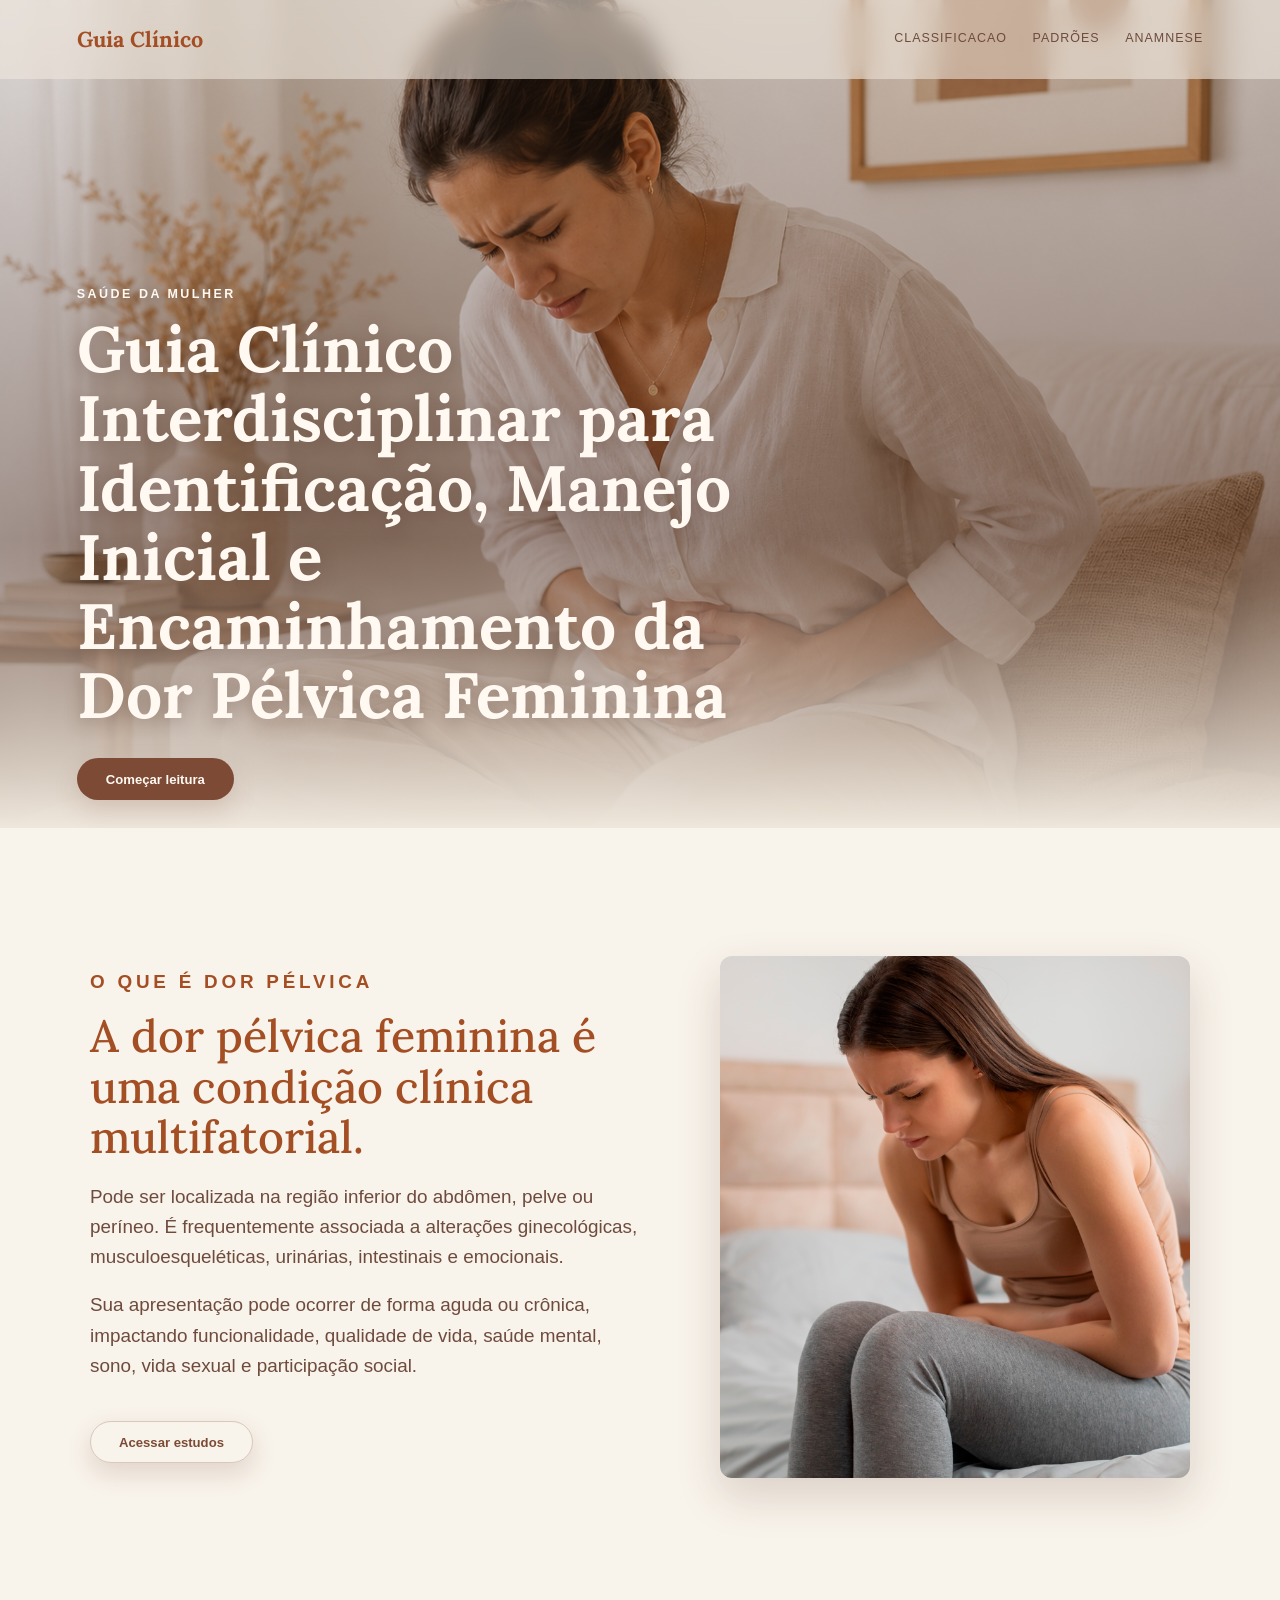
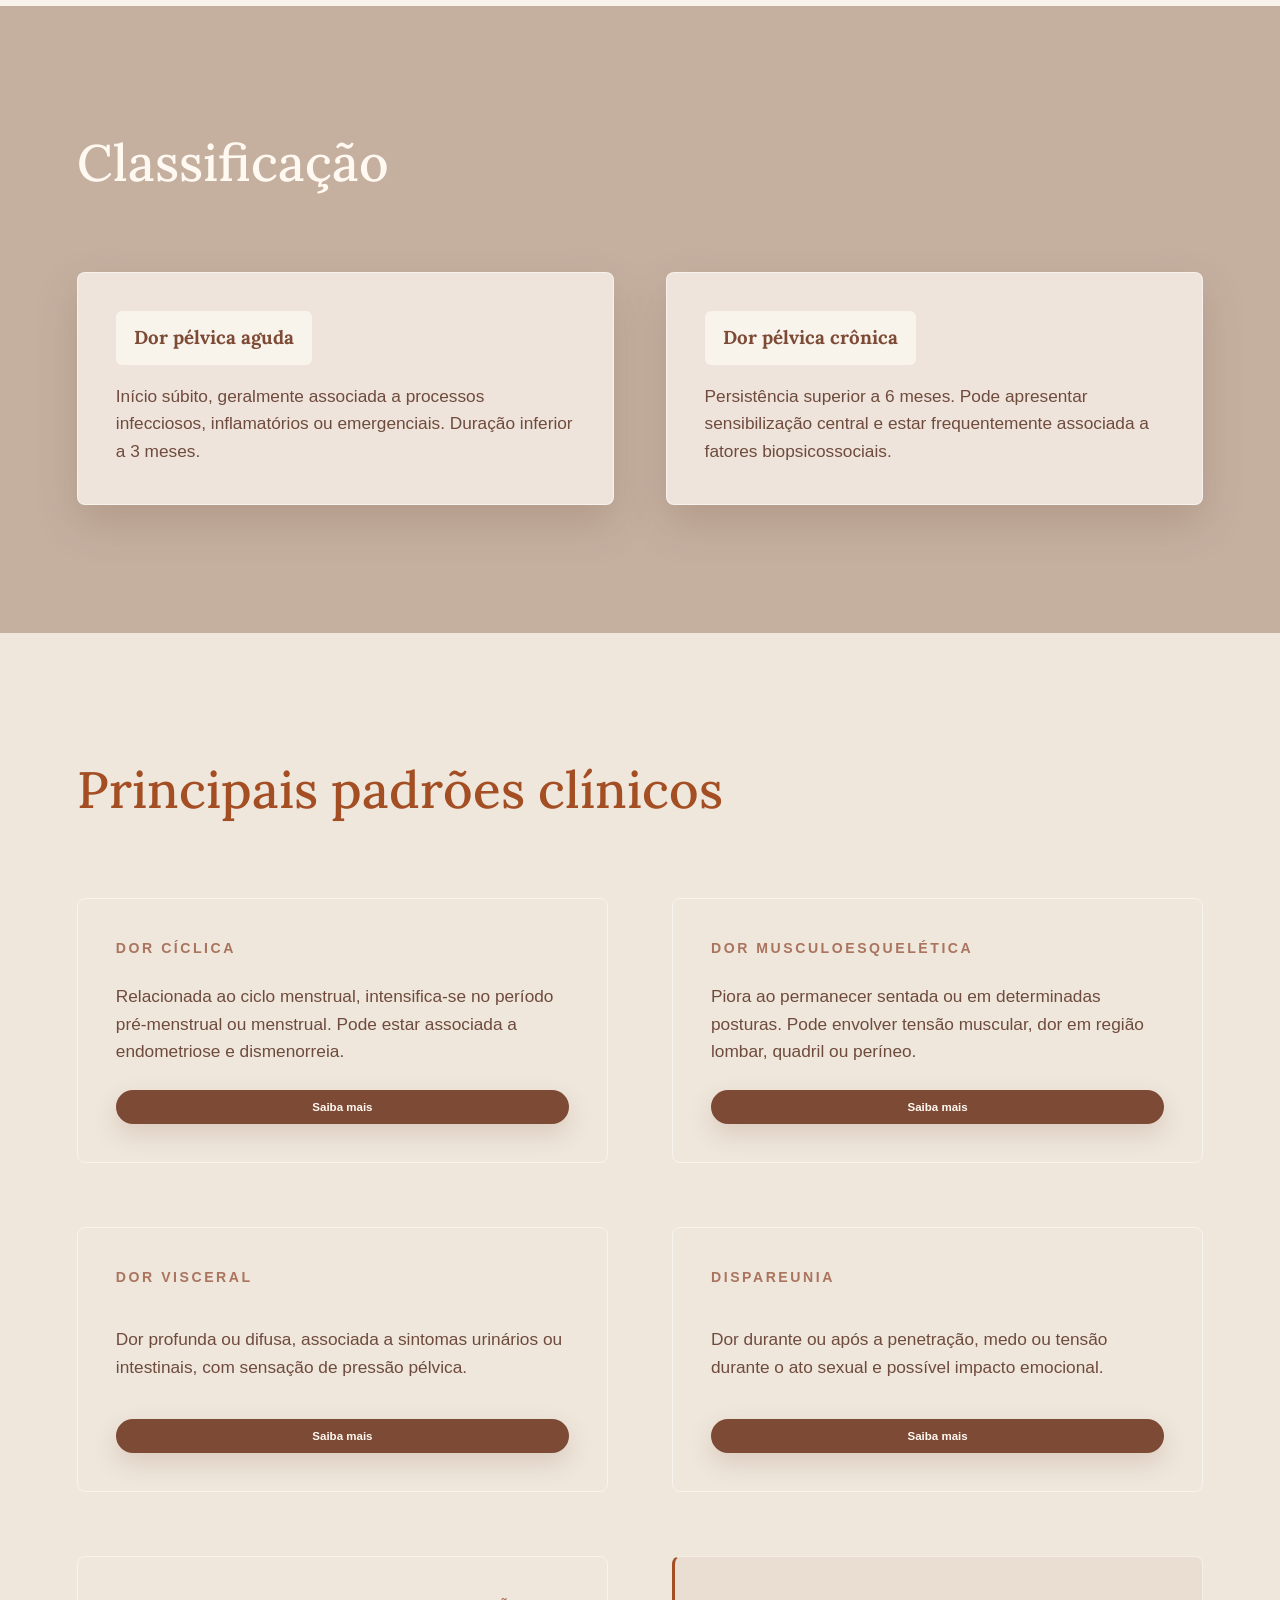
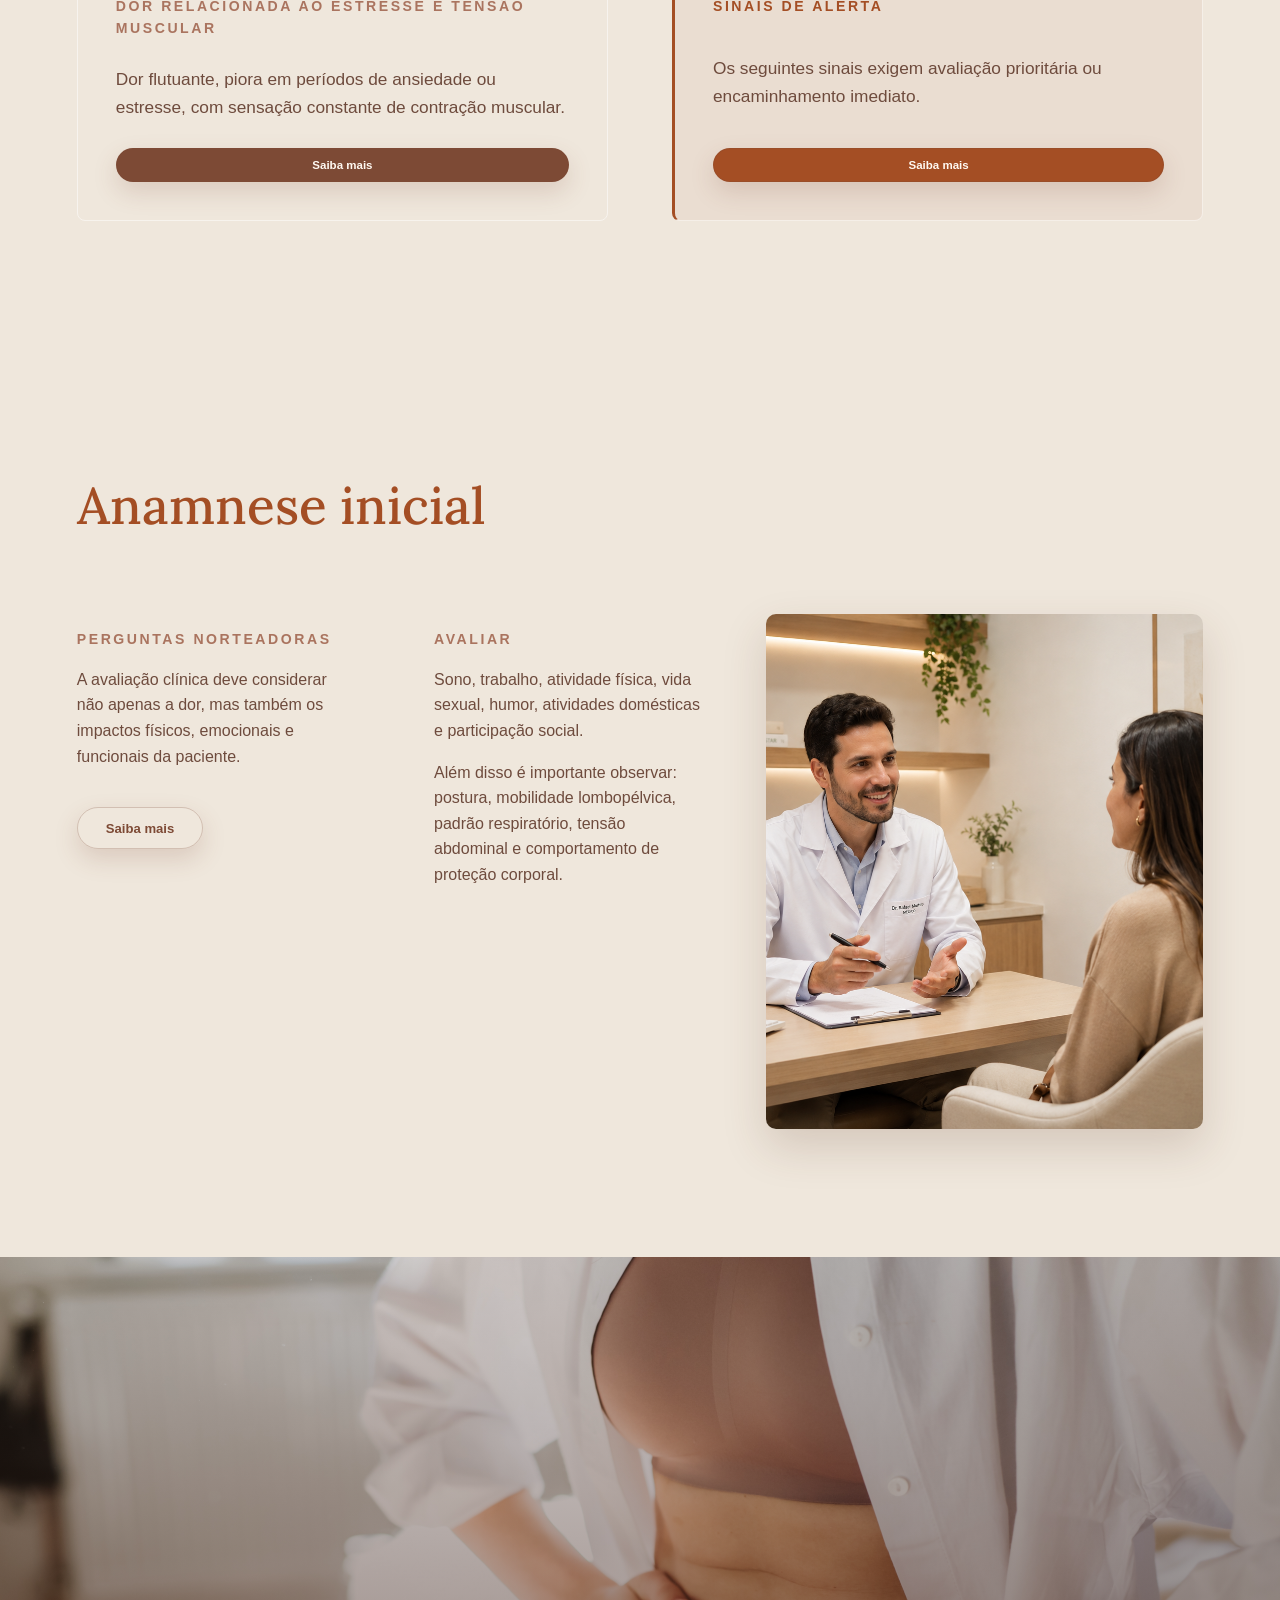
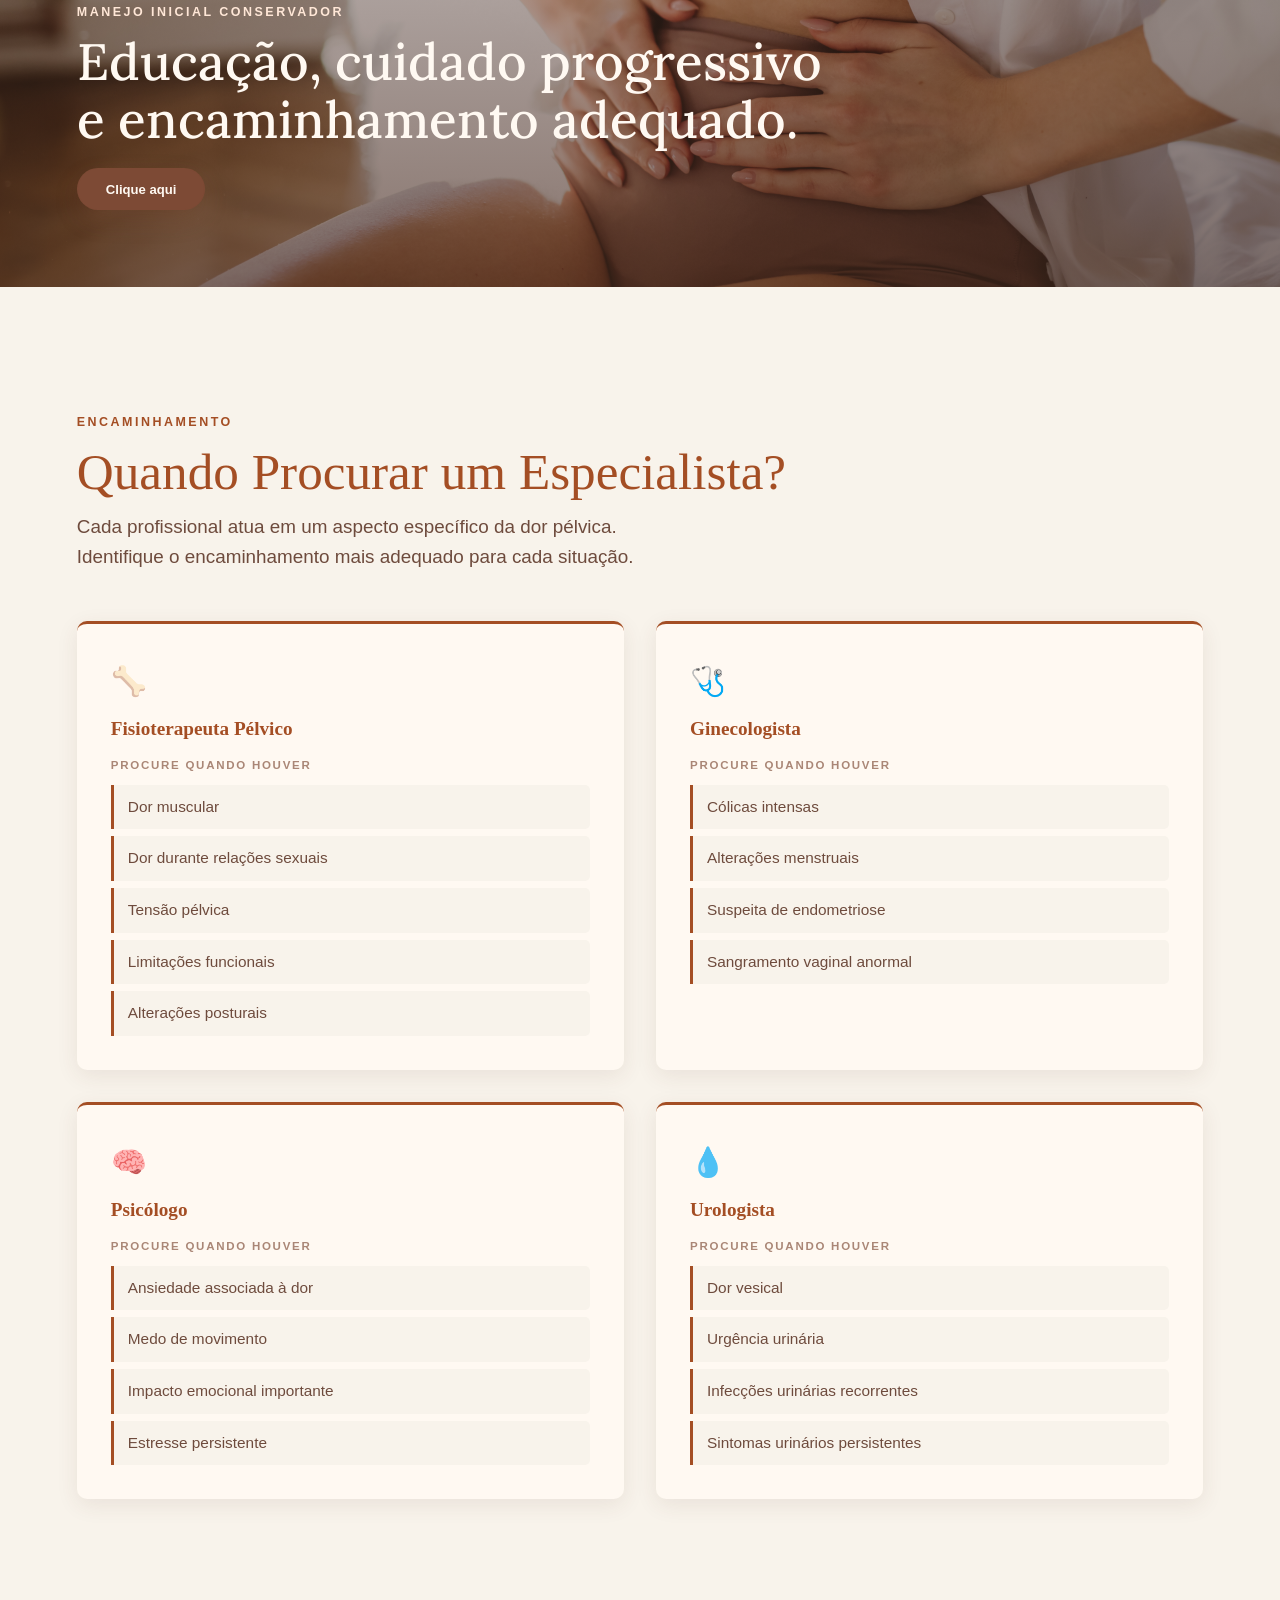
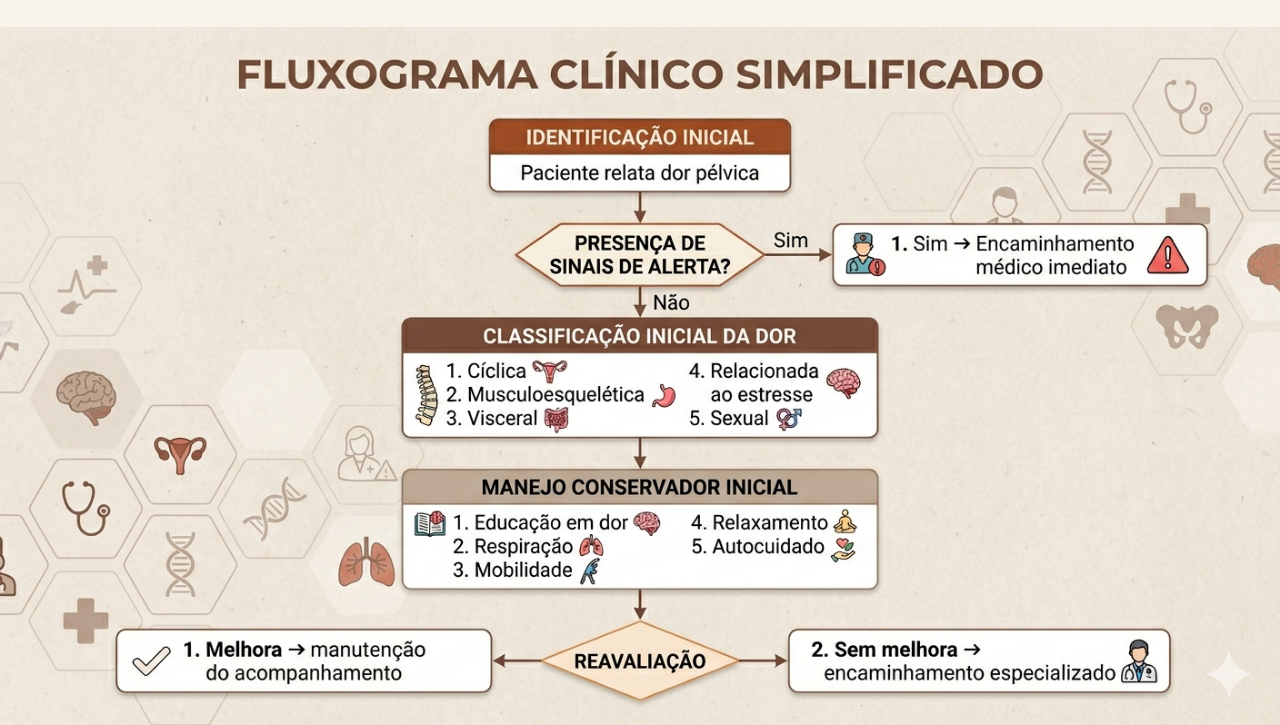
<file: index.html>
<!doctype html>
<html lang="pt-BR">
  <head>
    <meta charset="UTF-8" />
    <meta name="viewport" content="width=device-width, initial-scale=1.0" />
    <title>Guia Clínico Interdisciplinar | Dor Pélvica Feminina</title>
    <link rel="preconnect" href="https://fonts.googleapis.com" />
    <link rel="preconnect" href="https://fonts.gstatic.com" crossorigin />
    <link rel="stylesheet" href="styles.css" />
    <style>
      .alert-card {
        border-left: 3px solid var(--terracotta);
        background: rgba(164, 78, 36, 0.06);
      }
      .alert-card span {
        color: var(--terracotta) !important;
      }
      .alert-card .button.mini {
        background: var(--terracotta);
        color: var(--white);
      }
      .alert-card .button.mini:hover {
        background: var(--cocoa);
      }

      /* Imagem destaque */
      .img-destaque { background: var(--paper); padding: 0; }
      .img-destaque-inner {
        display: grid;
        grid-template-columns: minmax(0, 1fr) minmax(300px, 1fr);
        align-items: center;
        min-height: 520px;
      }
      .img-destaque-text {
        padding: clamp(50px, 8vw, 100px) clamp(28px, 6vw, 80px);
      }
      .img-destaque-text h2 {
        margin: 0 0 20px;
        color: var(--terracotta);
        font-family: Georgia, "Times New Roman", serif;
        font-size: clamp(1.8rem, 3.5vw, 3rem);
        line-height: 1.12;
        font-weight: 500;
      }
      .img-destaque-text p {
        font-size: clamp(1rem, 1.8vw, 1.16rem);
        max-width: 500px;
        margin: 0;
      }
      .img-destaque-foto {
        height: 100%;
        min-height: 520px;
        overflow: hidden;
      }
      .img-destaque-foto img {
        width: 100%;
        height: 100%;
        object-fit: cover;
        display: block;
      }
      @media (max-width: 800px) {
        .img-destaque-inner {
          grid-template-columns: 1fr;
          min-height: unset;
        }
        .img-destaque-foto {
          min-height: 320px;
        }
      }

      .section-img5 { padding: 0; line-height: 0; }
      /* Especialistas */
      .especialista-cta { background: var(--paper-soft); }
      .esp-heading { margin-bottom: clamp(28px, 4vw, 48px); }
      .esp-heading h2 {
        margin: 0 0 12px;
        color: var(--terracotta);
        font-size: clamp(2rem, 4vw, 3.2rem);
        line-height: 1.12;
        font-weight: 500;
        font-family: Georgia,"Times New Roman",serif;
      }
      .esp-intro-text {
        font-size: clamp(1rem, 1.8vw, 1.18rem);
        max-width: 620px;
        margin: 0;
      }
      .esp-grid {
        display: grid;
        grid-template-columns: 1fr 1fr;
        gap: clamp(16px, 3vw, 32px);
      }
      .esp-card {
        background: var(--white);
        border-radius: 10px;
        padding: clamp(22px, 3vw, 34px);
        border-top: 3px solid var(--terracotta);
        box-shadow: 0 6px 22px rgba(92,55,39,0.09);
        transition: transform 240ms ease, box-shadow 240ms ease;
      }
      .esp-card:hover {
        transform: translateY(-5px);
        box-shadow: 0 14px 32px rgba(92,55,39,0.15);
      }
      .esp-icon { font-size: 1.8rem; margin-bottom: 10px; }
      .esp-card h3 {
        font-family: Georgia,"Times New Roman",serif;
        font-size: clamp(1rem, 1.8vw, 1.2rem);
        color: var(--terracotta);
        margin: 0 0 4px;
      }
      .esp-card .sub-label {
        font-size: 0.72rem;
        letter-spacing: 0.15em;
        text-transform: uppercase;
        font-weight: 700;
        color: var(--cocoa);
        opacity: 0.65;
        margin: 12px 0 10px;
      }
      .esp-card ul {
        list-style: none;
        padding: 0;
        margin: 0;
        display: grid;
        gap: 7px;
      }
      .esp-card ul li {
        padding: 10px 14px;
        background: var(--paper-soft);
        border-left: 3px solid var(--terracotta);
        border-radius: 0 5px 5px 0;
        font-size: clamp(0.88rem, 1.4vw, 0.96rem);
        color: var(--ink);
        transition: background 180ms ease, transform 180ms ease;
      }
      .esp-card ul li:hover {
        background: var(--paper);
        transform: translateX(3px);
      }
      @media (max-width: 800px) {
        .esp-grid { grid-template-columns: 1fr; }
      }
    </style>
  </head>
  <body>
    <a class="skip-link" href="#conceito">Ir ao conteúdo principal</a>
    <header class="hero" id="inicio">
      <nav class="topbar" aria-label="Navegacao principal">
        <a href="#inicio" class="brand">Guia Clínico</a>
        <div class="nav-links">
          <a href="#classificacao">Classificacao</a>
          <a href="#padroes">Padrões</a>
          <a href="#anamneses">Anamnese</a>
        </div>
      </nav>

      <div class="hero-copy">
        <p class="eyebrow">Saúde da mulher</p>
        <h1>Guia Clínico Interdisciplinar para Identificação, Manejo Inicial e Encaminhamento da Dor Pélvica Feminina</h1>
        <a class="button primary pulse" href="#conceito">Começar leitura</a>
      </div>
    </header>

    <main>
      <section class="section intro reveal" id="conceito">
        <div class="intro-inner">
          <div class="intro-text">
            <p class="kicker">O que é dor pélvica</p>
            <h2>A dor pélvica feminina é uma condição clínica multifatorial.</h2>
            <p>
              Pode ser localizada na região inferior do abdômen, pelve ou períneo. É frequentemente associada a alterações ginecológicas, musculoesqueléticas, urinárias, intestinais e emocionais.
            </p>
            <p>
              Sua apresentação pode ocorrer de forma aguda ou crônica, impactando funcionalidade, qualidade de vida, saúde mental, sono, vida sexual e participação social.
            </p>
            <a class="button ghost" href="Referencias.html">Acessar estudos</a>
          </div>
          <div class="intro-img">
            <img src="1.png" loading="lazy" alt="Mulher com dor pélvica sentada na cama" />
          </div>
        </div>
      </section>

      <section class="section classification reveal" id="classificacao">
        <div class="section-heading">
          <h2>Classificação</h2>
        </div>
        <div class="split-list">
          <article class="pill-card">
            <h3>Dor pélvica aguda</h3>
            <p>Início súbito, geralmente associada a processos infecciosos, inflamatórios ou emergenciais. Duração inferior a 3 meses.</p>
          </article>
          <article class="pill-card">
            <h3>Dor pélvica crônica</h3>
            <p>Persistência superior a 6 meses. Pode apresentar sensibilização central e estar frequentemente associada a fatores biopsicossociais.</p>
          </article>
        </div>
      </section>

      <section class="section patterns" id="padroes">
        <div class="section-heading reveal">
          <h2>Principais padrões clínicos</h2>
        </div>

        <div class="pattern-grid">
          <article class="pattern-card reveal">
            <span>Dor cíclica</span>
            <p>Relacionada ao ciclo menstrual, intensifica-se no período pré-menstrual ou menstrual. Pode estar associada a endometriose e dismenorreia.</p>
            <a class="button mini" href="dor-ciclica.html">Saiba mais</a>
          </article>
          <article class="pattern-card reveal delay-1">
            <span>Dor musculoesquelética</span>
            <p>Piora ao permanecer sentada ou em determinadas posturas. Pode envolver tensão muscular, dor em região lombar, quadril ou períneo.</p>
            <a class="button mini" href="dor-musculoesqueletica.html">Saiba mais</a>
          </article>
          <article class="pattern-card reveal delay-2">
            <span>Dor visceral</span>
            <p>Dor profunda ou difusa, associada a sintomas urinários ou intestinais, com sensação de pressão pélvica.</p>
            <a class="button mini" href="dor-visceral.html">Saiba mais</a>
          </article>
          <article class="pattern-card reveal delay-3">
            <span>Dispareunia</span>
            <p>Dor durante ou após a penetração, medo ou tensão durante o ato sexual e possível impacto emocional.</p>
            <a class="button mini" href="dispareunia.html">Saiba mais</a>
          </article>
          <article class="pattern-card reveal">
            <span>Dor relacionada ao estresse e tensão muscular</span>
            <p>Dor flutuante, piora em períodos de ansiedade ou estresse, com sensação constante de contração muscular.</p>
            <a class="button mini" href="dor-estresse.html">Saiba mais</a>
          </article>
          <article class="pattern-card reveal delay-1 alert-card">
            <span>Sinais de alerta</span>
            <p>Os seguintes sinais exigem avaliação prioritária ou encaminhamento imediato.</p>
            <a class="button mini" href="sinais-alerta.html">Saiba mais</a>
          </article>
        </div>
      </section>

      <section class="section anamnesis reveal" id="anamneses">
        <div class="section-heading">
          <h2>Anamnese inicial</h2>
        </div>
        <div class="anamnesis-inner">
          <div class="two-columns">
            <div>
              <h3>Perguntas norteadoras</h3>
              <p>A avaliação clínica deve considerar não apenas a dor, mas também os impactos físicos, emocionais e funcionais da paciente.</p>
              <a class="button ghost" href="anamnese-detalhes.html">Saiba mais</a>
            </div>
            <div>
              <h3>Avaliar</h3>
              <p>Sono, trabalho, atividade física, vida sexual, humor, atividades domésticas e participação social.</p>
              <p>Além disso é importante observar: postura, mobilidade lombopélvica, padrão respiratório, tensão abdominal e comportamento de proteção corporal.</p>
            </div>
          </div>
          <div class="anamnesis-img">
            <img src="2.png" loading="lazy" alt="Mulher com mãos no abdômen" />
          </div>
        </div>
      </section>

      <section class="final-cta" id="manejo">
        <div class="final-overlay reveal">
          <p class="kicker light">Manejo inicial conservador</p>
          <h2>Educação, cuidado progressivo e encaminhamento adequado.</h2>
          <a class="button primary" href="manejo-conservador.html">Clique aqui</a>
        </div>
      </section>

      <section class="section especialista-cta reveal">
        <div class="esp-heading">
          <p class="kicker">Encaminhamento</p>
          <h2>Quando Procurar um Especialista?</h2>
          <p class="esp-intro-text">Cada profissional atua em um aspecto específico da dor pélvica. Identifique o encaminhamento mais adequado para cada situação.</p>
        </div>

        <div class="esp-grid">

          <div class="esp-card reveal">
            <div class="esp-icon">🦴</div>
            <h3>Fisioterapeuta Pélvico</h3>
            <p class="sub-label">Procure quando houver</p>
            <ul>
              <li>Dor muscular</li>
              <li>Dor durante relações sexuais</li>
              <li>Tensão pélvica</li>
              <li>Limitações funcionais</li>
              <li>Alterações posturais</li>
            </ul>
          </div>

          <div class="esp-card reveal delay-1">
            <div class="esp-icon">🩺</div>
            <h3>Ginecologista</h3>
            <p class="sub-label">Procure quando houver</p>
            <ul>
              <li>Cólicas intensas</li>
              <li>Alterações menstruais</li>
              <li>Suspeita de endometriose</li>
              <li>Sangramento vaginal anormal</li>
            </ul>
          </div>

          <div class="esp-card reveal delay-2">
            <div class="esp-icon">🧠</div>
            <h3>Psicólogo</h3>
            <p class="sub-label">Procure quando houver</p>
            <ul>
              <li>Ansiedade associada à dor</li>
              <li>Medo de movimento</li>
              <li>Impacto emocional importante</li>
              <li>Estresse persistente</li>
            </ul>
          </div>

          <div class="esp-card reveal delay-3">
            <div class="esp-icon">💧</div>
            <h3>Urologista</h3>
            <p class="sub-label">Procure quando houver</p>
            <ul>
              <li>Dor vesical</li>
              <li>Urgência urinária</li>
              <li>Infecções urinárias recorrentes</li>
              <li>Sintomas urinários persistentes</li>
            </ul>
          </div>

        </div>
      </section>



      <section class="section-img5 reveal">
        <img src="5.png" loading="lazy" alt="Fluxograma clínico simplificado" style="width:100%; display:block;" />
      </section>
    </main>
  </body>
</html>
</file>
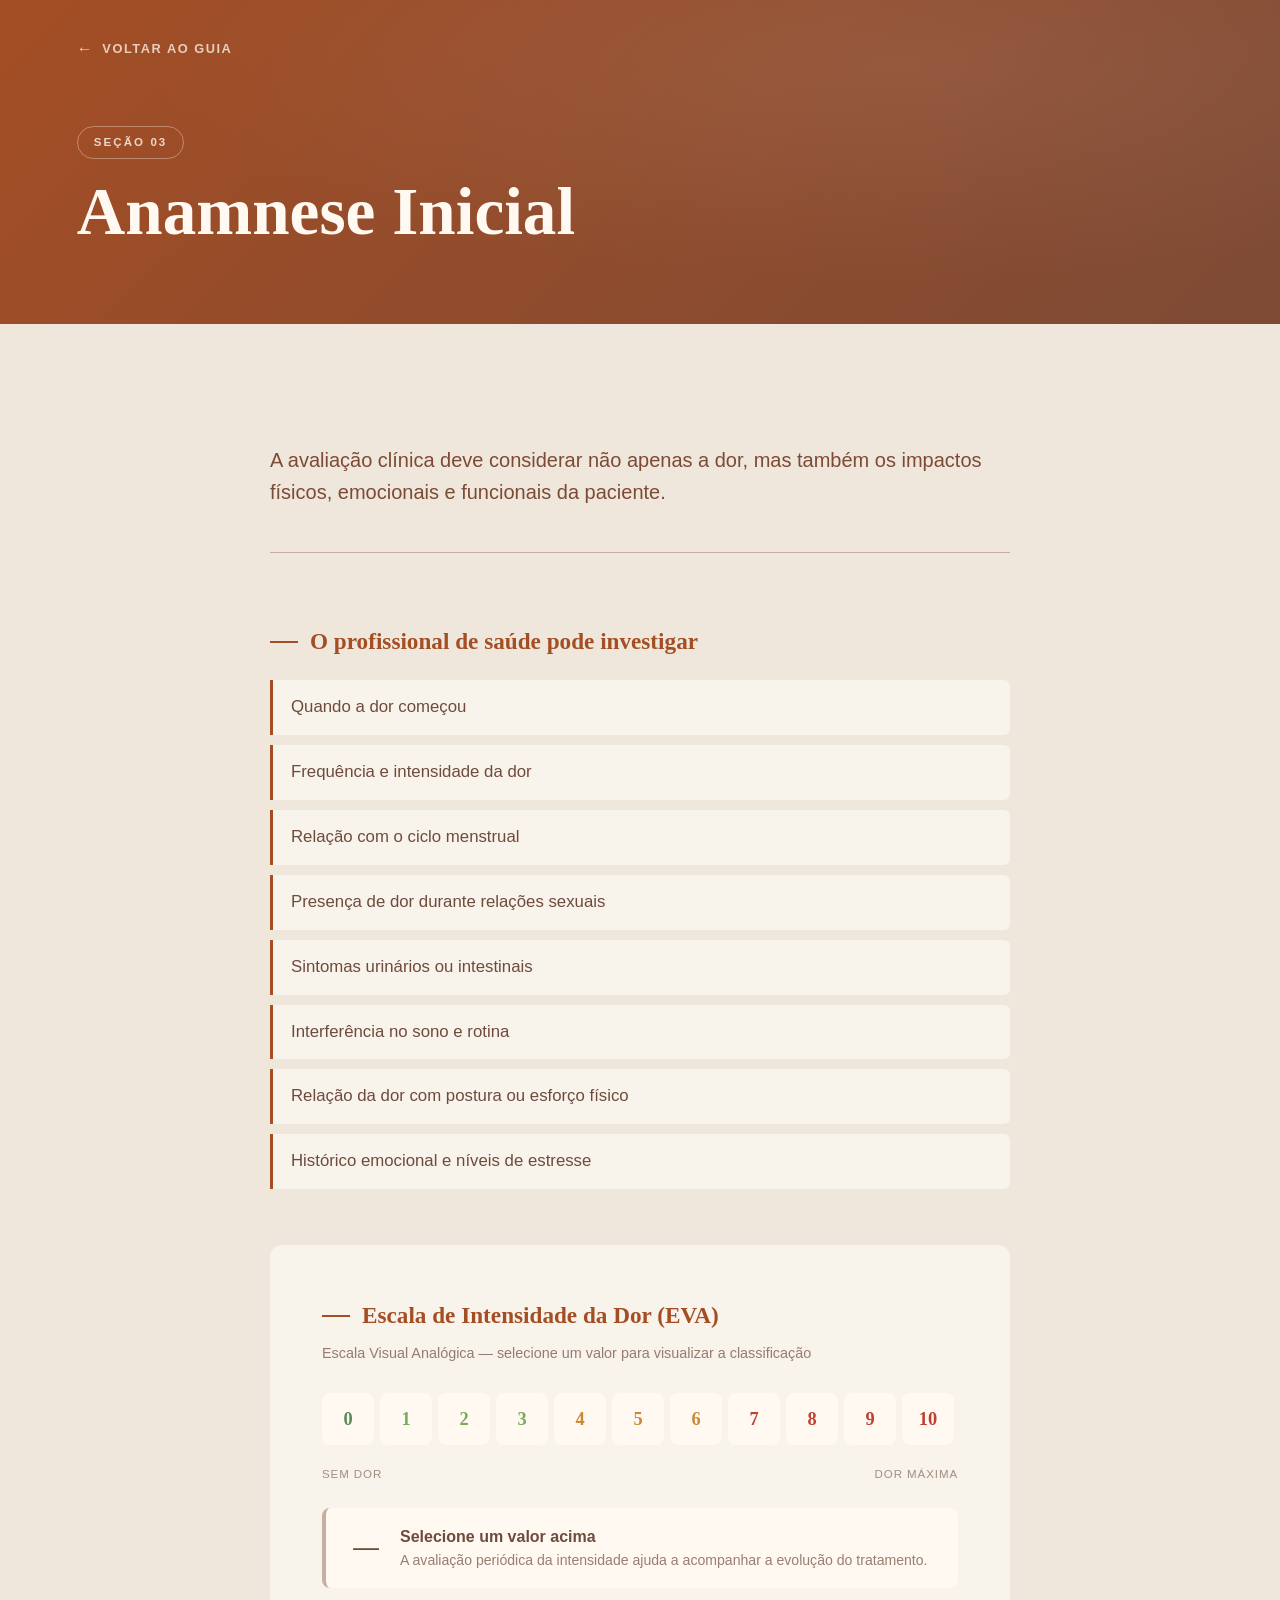
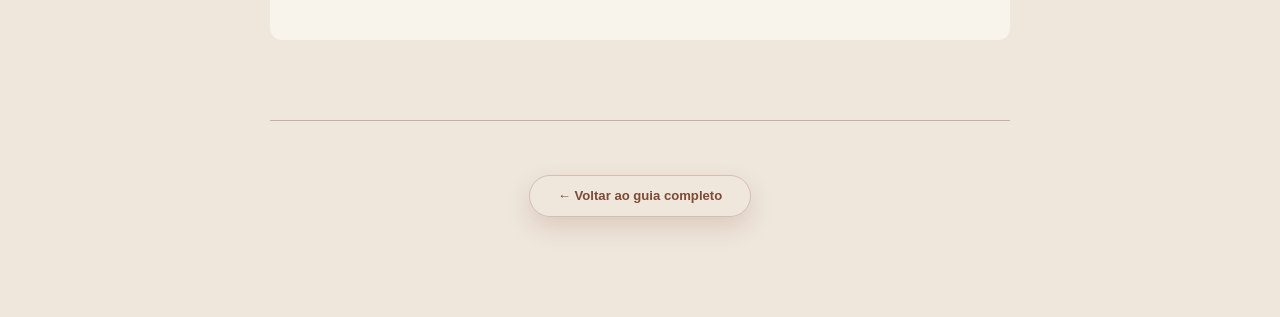
<file: anamnese-detalhes.html>
<!doctype html>
<html lang="pt-BR">
  <head>
    <meta charset="UTF-8" />
    <meta name="viewport" content="width=device-width, initial-scale=1.0" />
    <title>Anamnese Inicial | Guia Clínico Interdisciplinar</title>
    <link rel="stylesheet" href="styles.css" />
    <style>
      .detail-hero {
        min-height: 36vh;
        background: linear-gradient(135deg, var(--terracotta) 0%, var(--cocoa) 100%);
        display: flex;
        flex-direction: column;
        justify-content: flex-end;
        padding: clamp(28px,6vw,80px);
        position: relative;
        overflow: hidden;
      }
      .detail-hero::before {
        content: "";
        position: absolute;
        inset: 0;
        background: radial-gradient(ellipse at 70% 20%, rgba(255,255,255,0.08) 0%, transparent 60%);
      }
      .back-link {
        position: absolute;
        top: clamp(18px,4vw,36px);
        left: clamp(20px,6vw,80px);
        display: inline-flex;
        align-items: center;
        gap: 8px;
        color: rgba(255,249,242,0.75);
        font-size: 0.8rem;
        letter-spacing: 0.12em;
        text-transform: uppercase;
        font-weight: 700;
        text-decoration: none;
        transition: color 200ms ease;
      }
      .back-link:hover { color: var(--white); }
      .back-link::before { content: "←"; font-size: 1rem; }
      .detail-tag {
        display: inline-block;
        padding: 6px 16px;
        border: 1px solid rgba(255,249,242,0.35);
        border-radius: 999px;
        color: rgba(255,249,242,0.8);
        font-size: 0.72rem;
        letter-spacing: 0.18em;
        text-transform: uppercase;
        font-weight: 700;
        margin-bottom: 18px;
        width: fit-content;
      }
      .detail-hero h1 {
        margin: 0;
        color: var(--white);
        font-family: Georgia,"Times New Roman",serif;
        font-size: clamp(2.4rem,6vw,4.2rem);
        line-height: 1.05;
        font-weight: 700;
        animation: fadeRise 700ms ease both;
      }

      .detail-content {
        max-width: 860px;
        margin: 0 auto;
        padding: clamp(50px,8vw,100px) clamp(20px,6vw,60px);
      }
      .detail-intro {
        font-size: clamp(1.05rem,2vw,1.25rem);
        color: var(--cocoa);
        margin-bottom: clamp(40px,6vw,70px);
        padding-bottom: clamp(28px,4vw,44px);
        border-bottom: 1px solid var(--taupe);
      }
      .detail-block {
        margin-bottom: clamp(36px,5vw,56px);
        animation: fadeRise 700ms ease both;
      }
      .detail-block:nth-child(2){animation-delay:80ms}
      .detail-block:nth-child(3){animation-delay:160ms}
      .detail-block h2 {
        font-family: Georgia,"Times New Roman",serif;
        font-size: clamp(1.1rem,2.2vw,1.45rem);
        color: var(--terracotta);
        margin: 0 0 20px;
        display: flex;
        align-items: center;
        gap: 12px;
      }
      .detail-block h2::before {
        content: "";
        display: inline-block;
        width: 28px;
        height: 2px;
        background: var(--terracotta);
        flex-shrink: 0;
      }
      .detail-block ul {
        list-style: none;
        padding: 0;
        margin: 0;
        display: grid;
        gap: 10px;
      }
      .detail-block ul li {
        padding: 14px 18px;
        background: var(--paper-soft);
        border-left: 3px solid var(--terracotta);
        border-radius: 0 6px 6px 0;
        font-size: clamp(0.95rem,1.6vw,1.05rem);
        color: var(--ink);
        transition: background 200ms ease, transform 200ms ease;
      }
      .detail-block ul li:hover {
        background: var(--white);
        transform: translateX(4px);
      }

      /* EVA Scale */
      .eva-block {
        background: var(--paper-soft);
        border-radius: 12px;
        padding: clamp(28px,5vw,52px);
        margin-bottom: clamp(36px,5vw,56px);
        animation: fadeRise 700ms 160ms ease both;
      }
      .eva-block h2 {
        font-family: Georgia,"Times New Roman",serif;
        font-size: clamp(1.1rem,2.2vw,1.45rem);
        color: var(--terracotta);
        margin: 0 0 8px;
        display: flex;
        align-items: center;
        gap: 12px;
      }
      .eva-block h2::before {
        content: "";
        display: inline-block;
        width: 28px;
        height: 2px;
        background: var(--terracotta);
        flex-shrink: 0;
      }
      .eva-block .subtitle {
        font-size: 0.9rem;
        color: var(--ink);
        opacity: 0.7;
        margin: 0 0 28px;
      }
      .eva-scale {
        display: flex;
        gap: 6px;
        flex-wrap: wrap;
        margin-bottom: 20px;
      }
      .eva-btn {
        width: 52px;
        height: 52px;
        border-radius: 8px;
        border: 2px solid transparent;
        background: var(--white);
        font-family: Georgia, serif;
        font-size: 1.15rem;
        font-weight: 700;
        color: var(--ink);
        cursor: pointer;
        transition: all 200ms ease;
        display: flex;
        align-items: center;
        justify-content: center;
      }
      .eva-btn:hover { transform: translateY(-3px); border-color: var(--terracotta); }
      .eva-btn.selected { background: var(--terracotta); color: var(--white); border-color: var(--terracotta); transform: translateY(-4px); box-shadow: 0 8px 20px rgba(164,78,36,0.3); }
      .eva-btn[data-val="0"] { color: #5a8a5a; }
      .eva-btn[data-val="1"], .eva-btn[data-val="2"], .eva-btn[data-val="3"] { color: #7aaa5a; }
      .eva-btn[data-val="4"], .eva-btn[data-val="5"], .eva-btn[data-val="6"] { color: #cc8833; }
      .eva-btn[data-val="7"], .eva-btn[data-val="8"], .eva-btn[data-val="9"], .eva-btn[data-val="10"] { color: #c04030; }
      .eva-btn.selected { color: var(--white) !important; }

      .eva-labels {
        display: flex;
        justify-content: space-between;
        font-size: 0.72rem;
        letter-spacing: 0.08em;
        text-transform: uppercase;
        color: var(--ink);
        opacity: 0.6;
        margin-bottom: 24px;
      }
      .eva-result {
        min-height: 56px;
        display: flex;
        align-items: center;
        gap: 14px;
        padding: 16px 20px;
        border-radius: 8px;
        background: var(--white);
        border-left: 4px solid var(--taupe);
        font-size: 1rem;
        color: var(--ink);
        transition: border-color 300ms ease, background 300ms ease;
      }
      .eva-result .eva-score {
        font-family: Georgia, serif;
        font-size: 1.6rem;
        font-weight: 700;
        min-width: 40px;
        text-align: center;
        transition: color 300ms ease;
      }
      .eva-result .eva-label { font-weight: 600; }
      .eva-result .eva-desc { font-size: 0.88rem; opacity: 0.7; }

      .detail-footer {
        margin-top: clamp(50px,8vw,80px);
        padding-top: 32px;
        border-top: 1px solid var(--taupe);
        display: flex;
        justify-content: center;
      }
    </style>
    <link rel="preconnect" href="https://fonts.googleapis.com" />
    <link rel="preconnect" href="https://fonts.gstatic.com" crossorigin />
  </head>
  <body>
    <a class="skip-link" href="#main-content">Ir ao conteúdo principal</a>
    <div class="detail-hero">
      <a href="index.html" class="back-link">Voltar ao guia</a>
      <span class="detail-tag">Seção 03</span>
      <h1>Anamnese Inicial</h1>
    </div>

    <div class="detail-content">
      <p class="detail-intro">
        A avaliação clínica deve considerar não apenas a dor, mas também os impactos físicos, emocionais e funcionais da paciente.
      </p>

      <div class="detail-block">
        <h2>O profissional de saúde pode investigar</h2>
        <ul>
          <li>Quando a dor começou</li>
          <li>Frequência e intensidade da dor</li>
          <li>Relação com o ciclo menstrual</li>
          <li>Presença de dor durante relações sexuais</li>
          <li>Sintomas urinários ou intestinais</li>
          <li>Interferência no sono e rotina</li>
          <li>Relação da dor com postura ou esforço físico</li>
          <li>Histórico emocional e níveis de estresse</li>
        </ul>
      </div>

      <div class="eva-block">
        <h2>Escala de Intensidade da Dor (EVA)</h2>
        <p class="subtitle">Escala Visual Analógica — selecione um valor para visualizar a classificação</p>

        <div class="eva-scale" role="group" aria-label="Escala de dor de 0 a 10">
          <button class="eva-btn" data-val="0">0</button>
          <button class="eva-btn" data-val="1">1</button>
          <button class="eva-btn" data-val="2">2</button>
          <button class="eva-btn" data-val="3">3</button>
          <button class="eva-btn" data-val="4">4</button>
          <button class="eva-btn" data-val="5">5</button>
          <button class="eva-btn" data-val="6">6</button>
          <button class="eva-btn" data-val="7">7</button>
          <button class="eva-btn" data-val="8">8</button>
          <button class="eva-btn" data-val="9">9</button>
          <button class="eva-btn" data-val="10">10</button>
        </div>

        <div class="eva-labels">
          <span>Sem dor</span>
          <span>Dor máxima</span>
        </div>

        <div class="eva-result" id="evaResult">
          <span class="eva-score" id="evaScore">—</span>
          <div>
            <div class="eva-label" id="evaLabel">Selecione um valor acima</div>
            <div class="eva-desc" id="evaDesc">A avaliação periódica da intensidade ajuda a acompanhar a evolução do tratamento.</div>
          </div>
        </div>
      </div>

      <div class="detail-footer">
        <a class="button ghost" href="index.html">← Voltar ao guia completo</a>
      </div>
    </div>

    <script>
      const levels = {
        0:  { label: "Ausência de dor",  desc: "Paciente sem dor no momento da avaliação.", color: "#5a8a5a", border: "#5a8a5a" },
        1:  { label: "Dor leve",         desc: "Dor presente mas sem interferência significativa nas atividades.", color: "#7aaa5a", border: "#7aaa5a" },
        2:  { label: "Dor leve",         desc: "Dor presente mas sem interferência significativa nas atividades.", color: "#7aaa5a", border: "#7aaa5a" },
        3:  { label: "Dor leve",         desc: "Dor presente mas sem interferência significativa nas atividades.", color: "#7aaa5a", border: "#7aaa5a" },
        4:  { label: "Dor moderada",     desc: "Dor interfere em algumas atividades diárias.", color: "#cc8833", border: "#cc8833" },
        5:  { label: "Dor moderada",     desc: "Dor interfere em algumas atividades diárias.", color: "#cc8833", border: "#cc8833" },
        6:  { label: "Dor moderada",     desc: "Dor interfere em algumas atividades diárias.", color: "#cc8833", border: "#cc8833" },
        7:  { label: "Dor intensa",      desc: "Dor limita significativamente as atividades e qualidade de vida.", color: "#c04030", border: "#c04030" },
        8:  { label: "Dor intensa",      desc: "Dor limita significativamente as atividades e qualidade de vida.", color: "#c04030", border: "#c04030" },
        9:  { label: "Dor intensa",      desc: "Dor limita significativamente as atividades e qualidade de vida.", color: "#c04030", border: "#c04030" },
        10: { label: "Dor intensa",      desc: "Dor máxima — avaliação prioritária e encaminhamento imediato.", color: "#c04030", border: "#c04030" },
      };

      document.querySelectorAll('.eva-btn').forEach(btn => {
        btn.addEventListener('click', () => {
          document.querySelectorAll('.eva-btn').forEach(b => b.classList.remove('selected'));
          btn.classList.add('selected');
          const val = parseInt(btn.dataset.val);
          const info = levels[val];
          document.getElementById('evaScore').textContent = val;
          document.getElementById('evaScore').style.color = info.color;
          document.getElementById('evaLabel').textContent = info.label;
          document.getElementById('evaDesc').textContent = info.desc;
          const result = document.getElementById('evaResult');
          result.style.borderLeftColor = info.border;
          result.style.background = '#fff9f2';
        });
      });
    </script>
  </body>
</html>
</file>
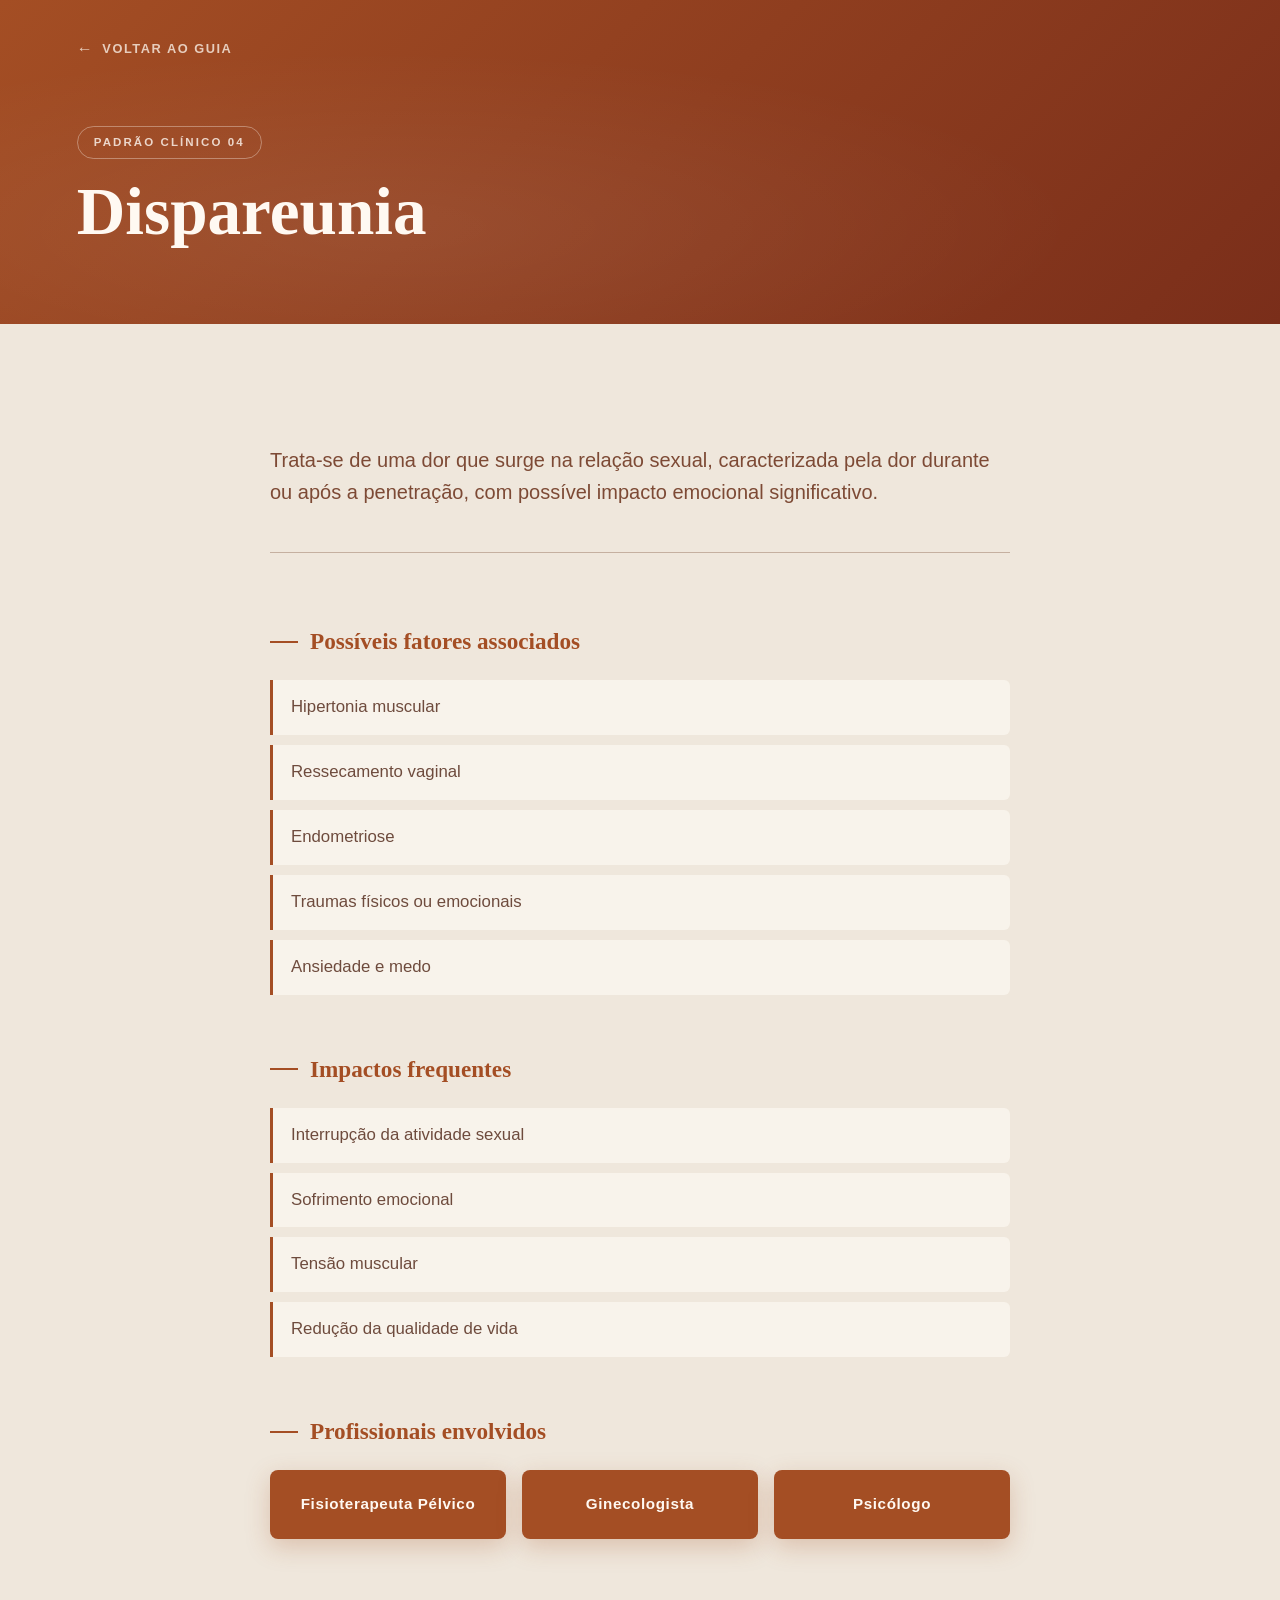
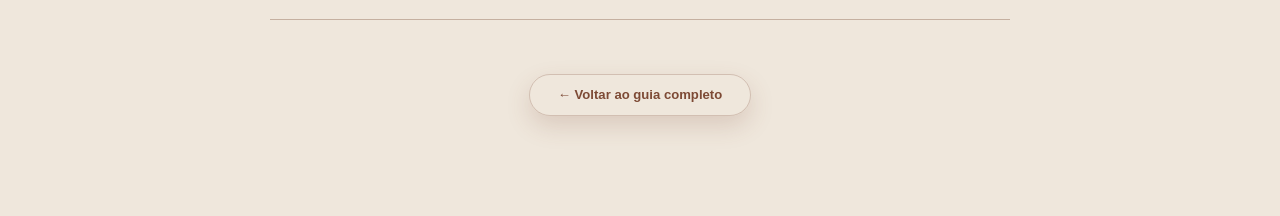
<file: dispareunia.html>
<!doctype html>
<html lang="pt-BR">
  <head>
    <meta charset="UTF-8" />
    <meta name="viewport" content="width=device-width, initial-scale=1.0" />
    <title>Dispareunia | Guia Clínico Interdisciplinar</title>
    <link rel="stylesheet" href="styles.css" />
    <style>
      .detail-hero {
        min-height: 36vh;
        background: linear-gradient(135deg, var(--terracotta) 0%, #7a2e1a 100%);
        display: flex;
        flex-direction: column;
        justify-content: flex-end;
        padding: clamp(28px,6vw,80px);
        position: relative;
        overflow: hidden;
      }
      .detail-hero::before {
        content: "";
        position: absolute;
        inset: 0;
        background: radial-gradient(ellipse at 30% 70%, rgba(255,255,255,0.07) 0%, transparent 55%);
      }
      .back-link {
        position: absolute;
        top: clamp(18px,4vw,36px);
        left: clamp(20px,6vw,80px);
        display: inline-flex;
        align-items: center;
        gap: 8px;
        color: rgba(255,249,242,0.75);
        font-size: 0.8rem;
        letter-spacing: 0.12em;
        text-transform: uppercase;
        font-weight: 700;
        text-decoration: none;
        transition: color 200ms ease;
      }
      .back-link:hover { color: var(--white); }
      .back-link::before { content: "←"; font-size: 1rem; }
      .detail-tag {
        display: inline-block;
        padding: 6px 16px;
        border: 1px solid rgba(255,249,242,0.35);
        border-radius: 999px;
        color: rgba(255,249,242,0.8);
        font-size: 0.72rem;
        letter-spacing: 0.18em;
        text-transform: uppercase;
        font-weight: 700;
        margin-bottom: 18px;
        width: fit-content;
      }
      .detail-hero h1 {
        margin: 0;
        color: var(--white);
        font-family: Georgia,"Times New Roman",serif;
        font-size: clamp(2.4rem,6vw,4.2rem);
        line-height: 1.05;
        font-weight: 700;
        animation: fadeRise 700ms ease both;
      }
      .detail-content {
        max-width: 860px;
        margin: 0 auto;
        padding: clamp(50px,8vw,100px) clamp(20px,6vw,60px);
      }
      .detail-intro {
        font-size: clamp(1.05rem,2vw,1.25rem);
        color: var(--cocoa);
        margin-bottom: clamp(40px,6vw,70px);
        padding-bottom: clamp(28px,4vw,44px);
        border-bottom: 1px solid var(--taupe);
      }
      .detail-block {
        margin-bottom: clamp(36px,5vw,56px);
        animation: fadeRise 700ms ease both;
      }
      .detail-block:nth-child(2){animation-delay:80ms}
      .detail-block:nth-child(3){animation-delay:160ms}
      .detail-block:nth-child(4){animation-delay:240ms}
      .detail-block h2 {
        font-family: Georgia,"Times New Roman",serif;
        font-size: clamp(1.1rem,2.2vw,1.45rem);
        color: var(--terracotta);
        margin: 0 0 20px;
        display: flex;
        align-items: center;
        gap: 12px;
      }
      .detail-block h2::before {
        content: "";
        display: inline-block;
        width: 28px;
        height: 2px;
        background: var(--terracotta);
        flex-shrink: 0;
      }
      .detail-block ul {
        list-style: none;
        padding: 0;
        margin: 0;
        display: grid;
        gap: 10px;
      }
      .detail-block ul li {
        padding: 14px 18px;
        background: var(--paper-soft);
        border-left: 3px solid var(--terracotta);
        border-radius: 0 6px 6px 0;
        font-size: clamp(0.95rem,1.6vw,1.05rem);
        color: var(--ink);
        transition: background 200ms ease, transform 200ms ease;
      }
      .detail-block ul li:hover {
        background: var(--white);
        transform: translateX(4px);
      }
      .encaminhamento-grid {
        display: grid;
        grid-template-columns: repeat(auto-fit,minmax(180px,1fr));
        gap: 16px;
      }
      .encaminhamento-card {
        background: var(--terracotta);
        color: var(--white);
        padding: 22px 20px;
        border-radius: 8px;
        font-weight: 700;
        font-size: 0.95rem;
        letter-spacing: 0.04em;
        text-align: center;
        box-shadow: 0 8px 24px rgba(164,78,36,0.25);
        transition: transform 200ms ease, box-shadow 200ms ease;
      }
      .encaminhamento-card:hover {
        transform: translateY(-4px);
        box-shadow: 0 14px 32px rgba(164,78,36,0.35);
      }
      .detail-footer {
        margin-top: clamp(50px,8vw,80px);
        padding-top: 32px;
        border-top: 1px solid var(--taupe);
        display: flex;
        justify-content: center;
      }
    </style>
    <link rel="preconnect" href="https://fonts.googleapis.com" />
    <link rel="preconnect" href="https://fonts.gstatic.com" crossorigin />
  </head>
  <body>
    <a class="skip-link" href="#main-content">Ir ao conteúdo principal</a>
    <div class="detail-hero">
      <a href="index.html" class="back-link">Voltar ao guia</a>
      <span class="detail-tag">Padrão clínico 04</span>
      <h1>Dispareunia</h1>
    </div>
    <div class="detail-content">
      <p class="detail-intro">
        Trata-se de uma dor que surge na relação sexual, caracterizada pela dor durante ou após a penetração, com possível impacto emocional significativo.
      </p>
      <div class="detail-block">
        <h2>Possíveis fatores associados</h2>
        <ul>
          <li>Hipertonia muscular</li>
          <li>Ressecamento vaginal</li>
          <li>Endometriose</li>
          <li>Traumas físicos ou emocionais</li>
          <li>Ansiedade e medo</li>
        </ul>
      </div>
      <div class="detail-block">
        <h2>Impactos frequentes</h2>
        <ul>
          <li>Interrupção da atividade sexual</li>
          <li>Sofrimento emocional</li>
          <li>Tensão muscular</li>
          <li>Redução da qualidade de vida</li>
        </ul>
      </div>
      <div class="detail-block">
        <h2>Profissionais envolvidos</h2>
        <div class="encaminhamento-grid">
          <div class="encaminhamento-card">Fisioterapeuta Pélvico</div>
          <div class="encaminhamento-card">Ginecologista</div>
          <div class="encaminhamento-card">Psicólogo</div>
        </div>
      </div>
      <div class="detail-footer">
        <a class="button ghost" href="index.html">← Voltar ao guia completo</a>
      </div>
    </div>
  </body>
</html>
</file>
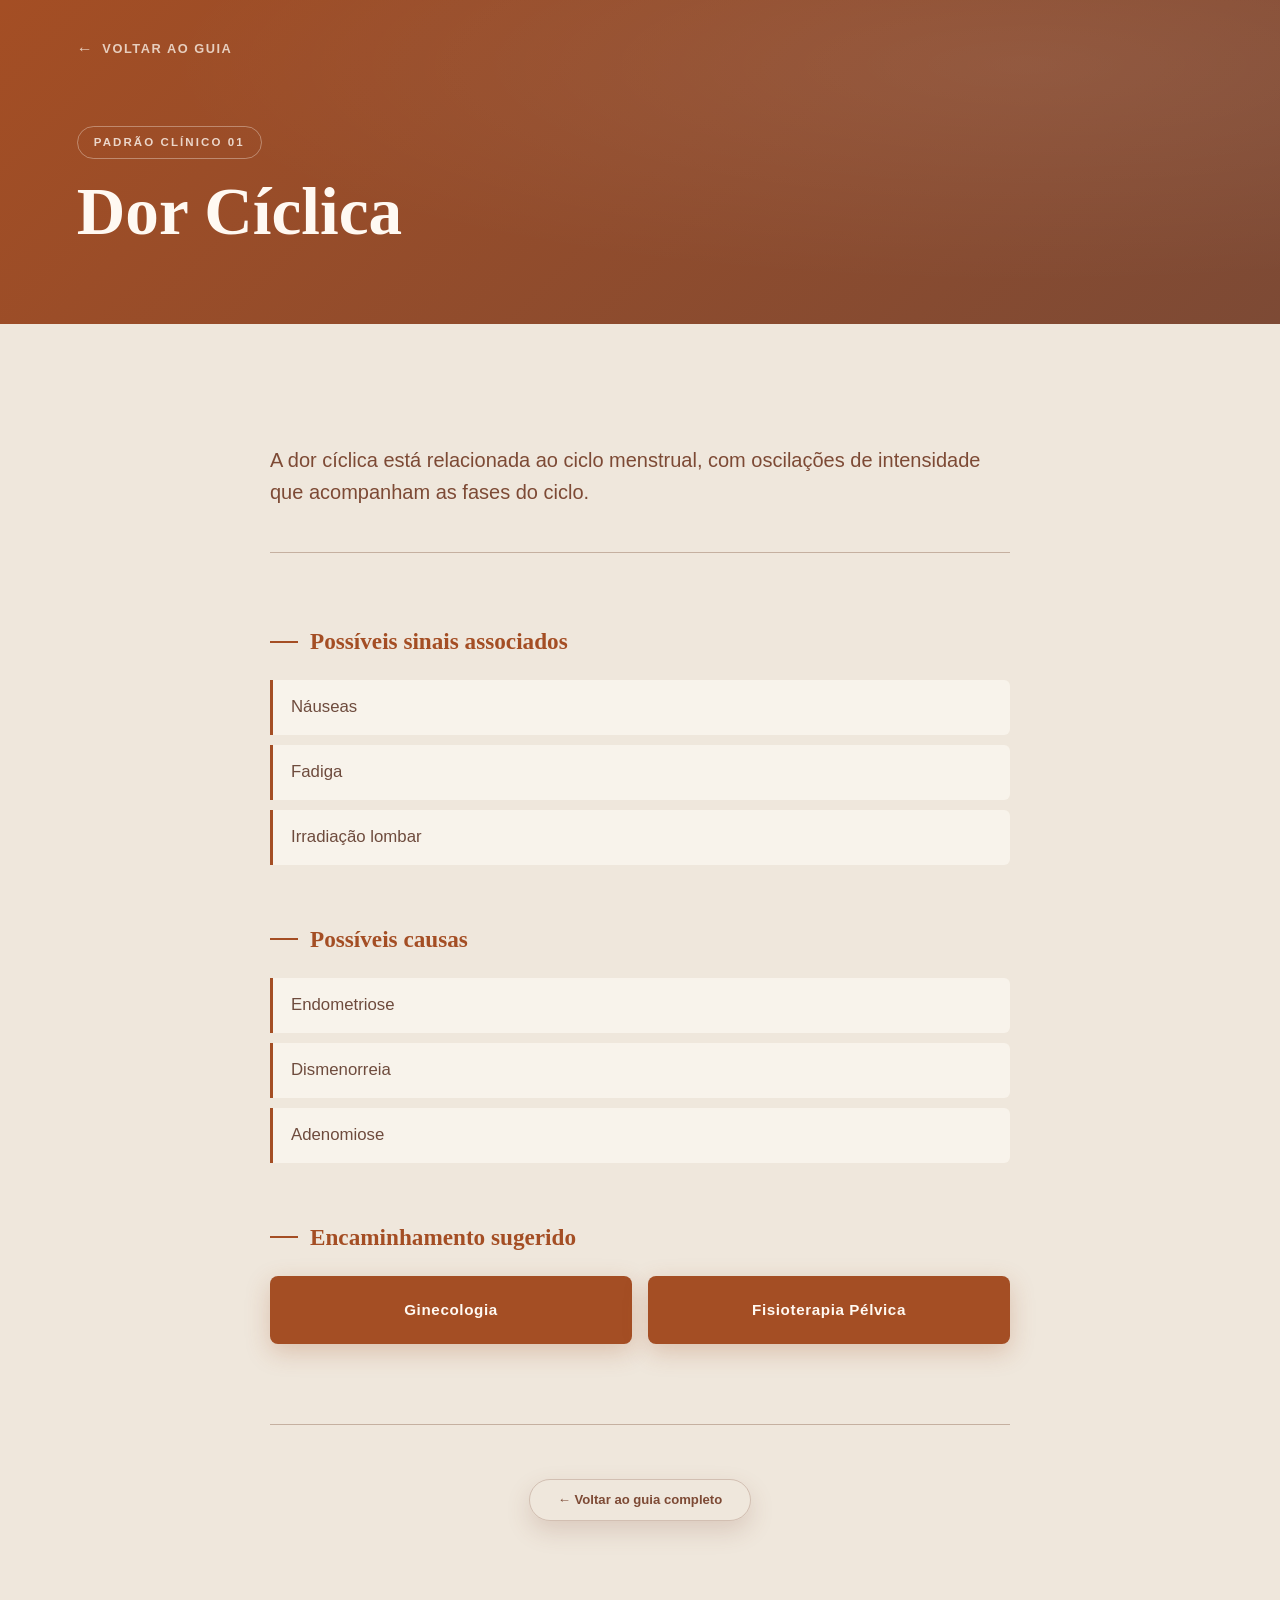
<file: dor-ciclica.html>
<!doctype html>
<html lang="pt-BR">
  <head>
    <meta charset="UTF-8" />
    <meta name="viewport" content="width=device-width, initial-scale=1.0" />
    <title>Dor Cíclica | Guia Clínico Interdisciplinar</title>
    <link rel="stylesheet" href="styles.css" />
    <style>
      .detail-hero {
        min-height: 36vh;
        background: linear-gradient(135deg, var(--terracotta) 0%, var(--cocoa) 100%);
        display: flex;
        flex-direction: column;
        justify-content: flex-end;
        padding: clamp(28px,6vw,80px);
        position: relative;
        overflow: hidden;
      }
      .detail-hero::before {
        content: "";
        position: absolute;
        inset: 0;
        background: radial-gradient(ellipse at 80% 20%, rgba(255,255,255,0.08) 0%, transparent 60%);
      }
      .back-link {
        position: absolute;
        top: clamp(18px,4vw,36px);
        left: clamp(20px,6vw,80px);
        display: inline-flex;
        align-items: center;
        gap: 8px;
        color: rgba(255,249,242,0.75);
        font-size: 0.8rem;
        letter-spacing: 0.12em;
        text-transform: uppercase;
        font-weight: 700;
        text-decoration: none;
        transition: color 200ms ease;
      }
      .back-link:hover { color: var(--white); }
      .back-link::before { content: "←"; font-size: 1rem; }
      .detail-tag {
        display: inline-block;
        padding: 6px 16px;
        border: 1px solid rgba(255,249,242,0.35);
        border-radius: 999px;
        color: rgba(255,249,242,0.8);
        font-size: 0.72rem;
        letter-spacing: 0.18em;
        text-transform: uppercase;
        font-weight: 700;
        margin-bottom: 18px;
        width: fit-content;
      }
      .detail-hero h1 {
        margin: 0;
        color: var(--white);
        font-family: Georgia,"Times New Roman",serif;
        font-size: clamp(2.4rem,6vw,4.2rem);
        line-height: 1.05;
        font-weight: 700;
        animation: fadeRise 700ms ease both;
      }
      .detail-content {
        max-width: 860px;
        margin: 0 auto;
        padding: clamp(50px,8vw,100px) clamp(20px,6vw,60px);
      }
      .detail-intro {
        font-size: clamp(1.05rem,2vw,1.25rem);
        color: var(--cocoa);
        margin-bottom: clamp(40px,6vw,70px);
        padding-bottom: clamp(28px,4vw,44px);
        border-bottom: 1px solid var(--taupe);
      }
      .detail-block {
        margin-bottom: clamp(36px,5vw,56px);
        animation: fadeRise 700ms ease both;
      }
      .detail-block:nth-child(2){animation-delay:80ms}
      .detail-block:nth-child(3){animation-delay:160ms}
      .detail-block:nth-child(4){animation-delay:240ms}
      .detail-block h2 {
        font-family: Georgia,"Times New Roman",serif;
        font-size: clamp(1.1rem,2.2vw,1.45rem);
        color: var(--terracotta);
        margin: 0 0 20px;
        display: flex;
        align-items: center;
        gap: 12px;
      }
      .detail-block h2::before {
        content: "";
        display: inline-block;
        width: 28px;
        height: 2px;
        background: var(--terracotta);
        flex-shrink: 0;
      }
      .detail-block ul {
        list-style: none;
        padding: 0;
        margin: 0;
        display: grid;
        gap: 10px;
      }
      .detail-block ul li {
        padding: 14px 18px;
        background: var(--paper-soft);
        border-left: 3px solid var(--terracotta);
        border-radius: 0 6px 6px 0;
        font-size: clamp(0.95rem,1.6vw,1.05rem);
        color: var(--ink);
        transition: background 200ms ease, transform 200ms ease;
      }
      .detail-block ul li:hover {
        background: var(--white);
        transform: translateX(4px);
      }
      .encaminhamento-grid {
        display: grid;
        grid-template-columns: repeat(auto-fit,minmax(180px,1fr));
        gap: 16px;
      }
      .encaminhamento-card {
        background: var(--terracotta);
        color: var(--white);
        padding: 22px 20px;
        border-radius: 8px;
        font-weight: 700;
        font-size: 0.95rem;
        letter-spacing: 0.04em;
        text-align: center;
        box-shadow: 0 8px 24px rgba(164,78,36,0.25);
        transition: transform 200ms ease, box-shadow 200ms ease;
      }
      .encaminhamento-card:hover {
        transform: translateY(-4px);
        box-shadow: 0 14px 32px rgba(164,78,36,0.35);
      }
      .detail-footer {
        margin-top: clamp(50px,8vw,80px);
        padding-top: 32px;
        border-top: 1px solid var(--taupe);
        display: flex;
        justify-content: center;
      }
    </style>
    <link rel="preconnect" href="https://fonts.googleapis.com" />
    <link rel="preconnect" href="https://fonts.gstatic.com" crossorigin />
  </head>
  <body>
    <a class="skip-link" href="#main-content">Ir ao conteúdo principal</a>
    <div class="detail-hero">
      <a href="index.html" class="back-link">Voltar ao guia</a>
      <span class="detail-tag">Padrão clínico 01</span>
      <h1>Dor Cíclica</h1>
    </div>
    <div class="detail-content">
      <p class="detail-intro">
        A dor cíclica está relacionada ao ciclo menstrual, com oscilações de intensidade que acompanham as fases do ciclo.
      </p>
      <div class="detail-block">
        <h2>Possíveis sinais associados</h2>
        <ul>
          <li>Náuseas</li>
          <li>Fadiga</li>
          <li>Irradiação lombar</li>
        </ul>
      </div>
      <div class="detail-block">
        <h2>Possíveis causas</h2>
        <ul>
          <li>Endometriose</li>
          <li>Dismenorreia</li>
          <li>Adenomiose</li>
        </ul>
      </div>
      <div class="detail-block">
        <h2>Encaminhamento sugerido</h2>
        <div class="encaminhamento-grid">
          <div class="encaminhamento-card">Ginecologia</div>
          <div class="encaminhamento-card">Fisioterapia Pélvica</div>
        </div>
      </div>
      <div class="detail-footer">
        <a class="button ghost" href="index.html">← Voltar ao guia completo</a>
      </div>
    </div>
  </body>
</html>
</file>
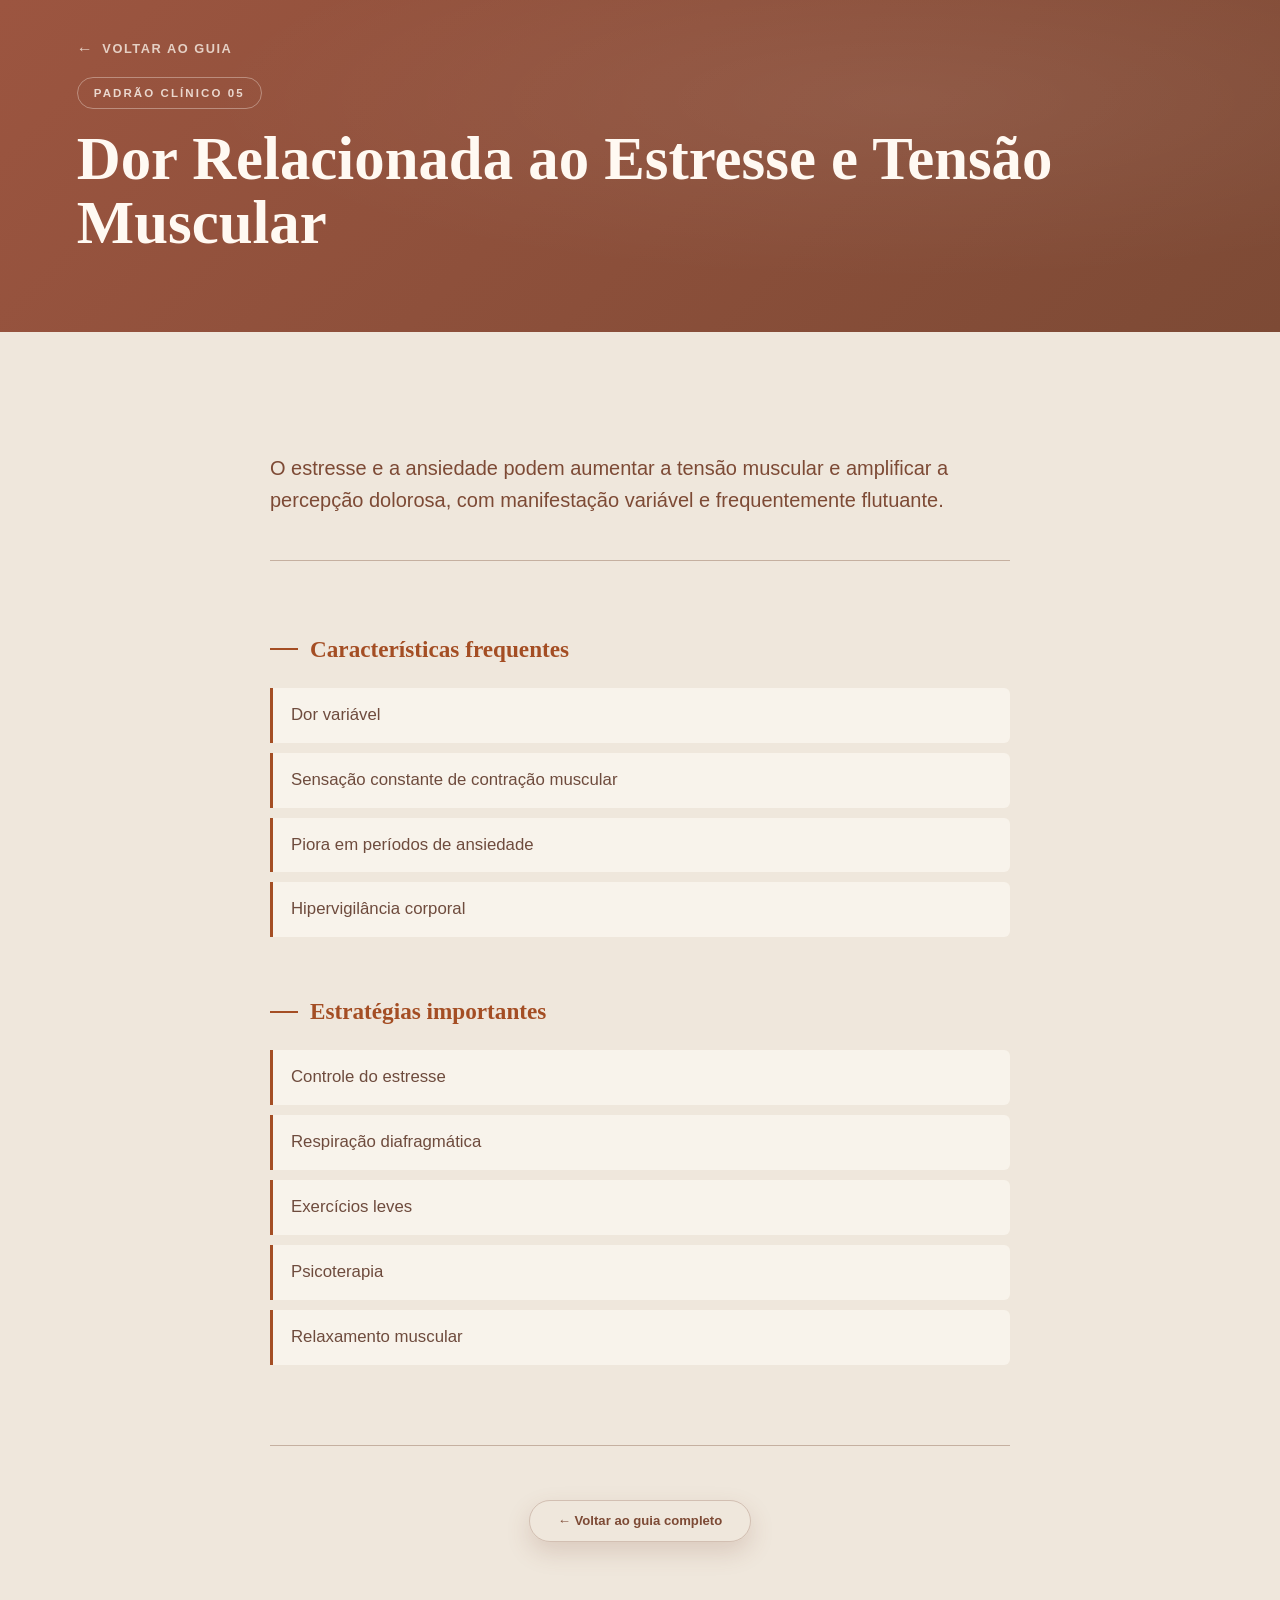
<file: dor-estresse.html>
<!doctype html>
<html lang="pt-BR">
  <head>
    <meta charset="UTF-8" />
    <meta name="viewport" content="width=device-width, initial-scale=1.0" />
    <title>Dor Relacionada ao Estresse | Guia Clínico Interdisciplinar</title>
    <link rel="stylesheet" href="styles.css" />
    <style>
      .detail-hero {
        min-height: 36vh;
        background: linear-gradient(135deg, #9c5540 0%, var(--cocoa) 100%);
        display: flex;
        flex-direction: column;
        justify-content: flex-end;
        padding: clamp(28px,6vw,80px);
        position: relative;
        overflow: hidden;
      }
      .detail-hero::before {
        content: "";
        position: absolute;
        inset: 0;
        background: radial-gradient(ellipse at 70% 30%, rgba(255,255,255,0.07) 0%, transparent 55%);
      }
      .back-link {
        position: absolute;
        top: clamp(18px,4vw,36px);
        left: clamp(20px,6vw,80px);
        display: inline-flex;
        align-items: center;
        gap: 8px;
        color: rgba(255,249,242,0.75);
        font-size: 0.8rem;
        letter-spacing: 0.12em;
        text-transform: uppercase;
        font-weight: 700;
        text-decoration: none;
        transition: color 200ms ease;
      }
      .back-link:hover { color: var(--white); }
      .back-link::before { content: "←"; font-size: 1rem; }
      .detail-tag {
        display: inline-block;
        padding: 6px 16px;
        border: 1px solid rgba(255,249,242,0.35);
        border-radius: 999px;
        color: rgba(255,249,242,0.8);
        font-size: 0.72rem;
        letter-spacing: 0.18em;
        text-transform: uppercase;
        font-weight: 700;
        margin-bottom: 18px;
        width: fit-content;
      }
      .detail-hero h1 {
        margin: 0;
        color: var(--white);
        font-family: Georgia,"Times New Roman",serif;
        font-size: clamp(2rem,5vw,3.8rem);
        line-height: 1.05;
        font-weight: 700;
        animation: fadeRise 700ms ease both;
      }
      .detail-content {
        max-width: 860px;
        margin: 0 auto;
        padding: clamp(50px,8vw,100px) clamp(20px,6vw,60px);
      }
      .detail-intro {
        font-size: clamp(1.05rem,2vw,1.25rem);
        color: var(--cocoa);
        margin-bottom: clamp(40px,6vw,70px);
        padding-bottom: clamp(28px,4vw,44px);
        border-bottom: 1px solid var(--taupe);
      }
      .detail-block {
        margin-bottom: clamp(36px,5vw,56px);
        animation: fadeRise 700ms ease both;
      }
      .detail-block:nth-child(2){animation-delay:80ms}
      .detail-block:nth-child(3){animation-delay:160ms}
      .detail-block h2 {
        font-family: Georgia,"Times New Roman",serif;
        font-size: clamp(1.1rem,2.2vw,1.45rem);
        color: var(--terracotta);
        margin: 0 0 20px;
        display: flex;
        align-items: center;
        gap: 12px;
      }
      .detail-block h2::before {
        content: "";
        display: inline-block;
        width: 28px;
        height: 2px;
        background: var(--terracotta);
        flex-shrink: 0;
      }
      .detail-block ul {
        list-style: none;
        padding: 0;
        margin: 0;
        display: grid;
        gap: 10px;
      }
      .detail-block ul li {
        padding: 14px 18px;
        background: var(--paper-soft);
        border-left: 3px solid var(--terracotta);
        border-radius: 0 6px 6px 0;
        font-size: clamp(0.95rem,1.6vw,1.05rem);
        color: var(--ink);
        transition: background 200ms ease, transform 200ms ease;
      }
      .detail-block ul li:hover {
        background: var(--white);
        transform: translateX(4px);
      }
      .detail-footer {
        margin-top: clamp(50px,8vw,80px);
        padding-top: 32px;
        border-top: 1px solid var(--taupe);
        display: flex;
        justify-content: center;
      }
    </style>
    <link rel="preconnect" href="https://fonts.googleapis.com" />
    <link rel="preconnect" href="https://fonts.gstatic.com" crossorigin />
  </head>
  <body>
    <a class="skip-link" href="#main-content">Ir ao conteúdo principal</a>
    <div class="detail-hero">
      <a href="index.html" class="back-link">Voltar ao guia</a>
      <span class="detail-tag">Padrão clínico 05</span>
      <h1>Dor Relacionada ao Estresse e Tensão Muscular</h1>
    </div>
    <div class="detail-content">
      <p class="detail-intro">
        O estresse e a ansiedade podem aumentar a tensão muscular e amplificar a percepção dolorosa, com manifestação variável e frequentemente flutuante.
      </p>
      <div class="detail-block">
        <h2>Características frequentes</h2>
        <ul>
          <li>Dor variável</li>
          <li>Sensação constante de contração muscular</li>
          <li>Piora em períodos de ansiedade</li>
          <li>Hipervigilância corporal</li>
        </ul>
      </div>
      <div class="detail-block">
        <h2>Estratégias importantes</h2>
        <ul>
          <li>Controle do estresse</li>
          <li>Respiração diafragmática</li>
          <li>Exercícios leves</li>
          <li>Psicoterapia</li>
          <li>Relaxamento muscular</li>
        </ul>
      </div>
      <div class="detail-footer">
        <a class="button ghost" href="index.html">← Voltar ao guia completo</a>
      </div>
    </div>
  </body>
</html>
</file>
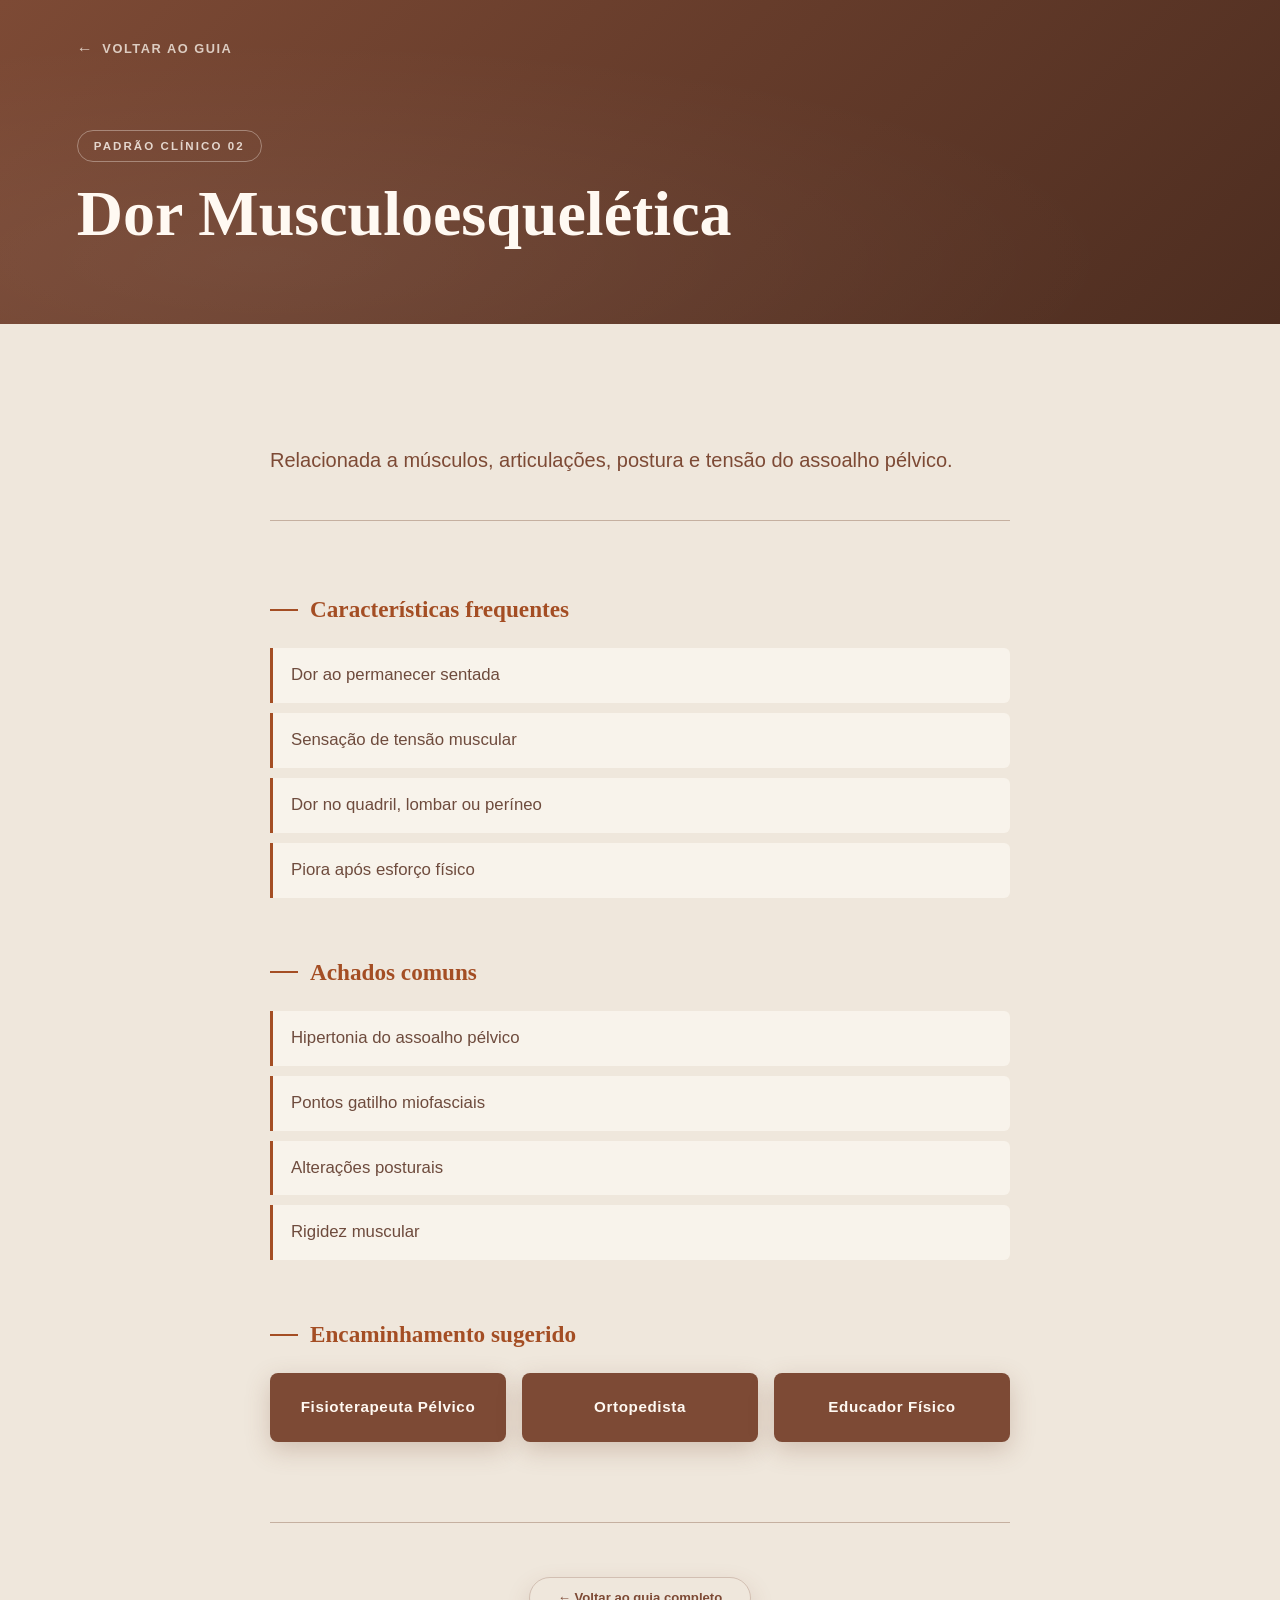
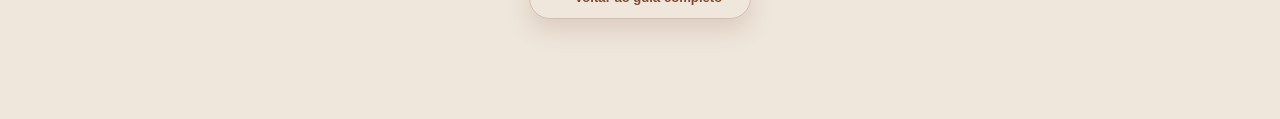
<file: dor-musculoesqueletica.html>
<!doctype html>
<html lang="pt-BR">
  <head>
    <meta charset="UTF-8" />
   <meta name="viewport" content="width=device-width, initial-scale=1.0" />
    <title>Dor Musculoesquelética | Guia Clínico Interdisciplinar</title>
    <link rel="stylesheet" href="styles.css" />
    <style>
      .detail-hero {
        min-height: 36vh;
        background: linear-gradient(135deg, var(--cocoa) 0%, #4d2d20 100%);
        display: flex;
        flex-direction: column;
        justify-content: flex-end;
        padding: clamp(28px,6vw,80px);
        position: relative;
        overflow: hidden;
      }
      .detail-hero::before {
        content: "";
        position: absolute;
        inset: 0;
        background: radial-gradient(ellipse at 20% 80%, rgba(255,255,255,0.06) 0%, transparent 60%);
      }
      .back-link {
        position: absolute;
        top: clamp(18px,4vw,36px);
        left: clamp(20px,6vw,80px);
        display: inline-flex;
        align-items: center;
        gap: 8px;
        color: rgba(255,249,242,0.75);
        font-size: 0.8rem;
        letter-spacing: 0.12em;
        text-transform: uppercase;
        font-weight: 700;
        text-decoration: none;
        transition: color 200ms ease;
      }
      .back-link:hover { color: var(--white); }
      .back-link::before { content: "←"; font-size: 1rem; }
      .detail-tag {
        display: inline-block;
        padding: 6px 16px;
        border: 1px solid rgba(255,249,242,0.35);
        border-radius: 999px;
        color: rgba(255,249,242,0.8);
        font-size: 0.72rem;
        letter-spacing: 0.18em;
        text-transform: uppercase;
        font-weight: 700;
        margin-bottom: 18px;
        width: fit-content;
      }
      .detail-hero h1 {
        margin: 0;
        color: var(--white);
        font-family: Georgia,"Times New Roman",serif;
        font-size: clamp(2.2rem,5.5vw,4rem);
        line-height: 1.05;
        font-weight: 700;
        animation: fadeRise 700ms ease both;
      }
      .detail-content {
        max-width: 860px;
        margin: 0 auto;
        padding: clamp(50px,8vw,100px) clamp(20px,6vw,60px);
      }
      .detail-intro {
        font-size: clamp(1.05rem,2vw,1.25rem);
        color: var(--cocoa);
        margin-bottom: clamp(40px,6vw,70px);
        padding-bottom: clamp(28px,4vw,44px);
        border-bottom: 1px solid var(--taupe);
      }
      .detail-block {
        margin-bottom: clamp(36px,5vw,56px);
        animation: fadeRise 700ms ease both;
      }
      .detail-block:nth-child(2){animation-delay:80ms}
      .detail-block:nth-child(3){animation-delay:160ms}
      .detail-block:nth-child(4){animation-delay:240ms}
      .detail-block h2 {
        font-family: Georgia,"Times New Roman",serif;
        font-size: clamp(1.1rem,2.2vw,1.45rem);
        color: var(--terracotta);
        margin: 0 0 20px;
        display: flex;
        align-items: center;
        gap: 12px;
      }
      .detail-block h2::before {
        content: "";
        display: inline-block;
        width: 28px;
        height: 2px;
        background: var(--terracotta);
        flex-shrink: 0;
      }
      .detail-block ul {
        list-style: none;
        padding: 0;
        margin: 0;
        display: grid;
        gap: 10px;
      }
      .detail-block ul li {
        padding: 14px 18px;
        background: var(--paper-soft);
        border-left: 3px solid var(--terracotta);
        border-radius: 0 6px 6px 0;
        font-size: clamp(0.95rem,1.6vw,1.05rem);
        color: var(--ink);
        transition: background 200ms ease, transform 200ms ease;
      }
      .detail-block ul li:hover {
        background: var(--white);
        transform: translateX(4px);
      }
      .encaminhamento-grid {
        display: grid;
        grid-template-columns: repeat(auto-fit,minmax(180px,1fr));
        gap: 16px;
      }
      .encaminhamento-card {
        background: var(--cocoa);
        color: var(--white);
        padding: 22px 20px;
        border-radius: 8px;
        font-weight: 700;
        font-size: 0.95rem;
        letter-spacing: 0.04em;
        text-align: center;
        box-shadow: 0 8px 24px rgba(125,74,53,0.25);
        transition: transform 200ms ease, box-shadow 200ms ease;
      }
      .encaminhamento-card:hover {
        transform: translateY(-4px);
        box-shadow: 0 14px 32px rgba(125,74,53,0.35);
      }
      .detail-footer {
        margin-top: clamp(50px,8vw,80px);
        padding-top: 32px;
        border-top: 1px solid var(--taupe);
        display: flex;
        justify-content: center;
      }
    </style>
    <link rel="preconnect" href="https://fonts.googleapis.com" />
    <link rel="preconnect" href="https://fonts.gstatic.com" crossorigin />
  </head>
  <body>
    <a class="skip-link" href="#main-content">Ir ao conteúdo principal</a>
    <div class="detail-hero">
      <a href="index.html" class="back-link">Voltar ao guia</a>
      <span class="detail-tag">Padrão clínico 02</span>
      <h1>Dor Musculoesquelética</h1>
    </div>
    <div class="detail-content">
      <p class="detail-intro">
        Relacionada a músculos, articulações, postura e tensão do assoalho pélvico.
      </p>
      <div class="detail-block">
        <h2>Características frequentes</h2>
        <ul>
          <li>Dor ao permanecer sentada</li>
          <li>Sensação de tensão muscular</li>
          <li>Dor no quadril, lombar ou períneo</li>
          <li>Piora após esforço físico</li>
        </ul>
      </div>
      <div class="detail-block">
        <h2>Achados comuns</h2>
        <ul>
          <li>Hipertonia do assoalho pélvico</li>
          <li>Pontos gatilho miofasciais</li>
          <li>Alterações posturais</li>
          <li>Rigidez muscular</li>
        </ul>
      </div>
      <div class="detail-block">
        <h2>Encaminhamento sugerido</h2>
        <div class="encaminhamento-grid">
          <div class="encaminhamento-card">Fisioterapeuta Pélvico</div>
          <div class="encaminhamento-card">Ortopedista</div>
          <div class="encaminhamento-card">Educador Físico</div>
        </div>
      </div>
      <div class="detail-footer">
        <a class="button ghost" href="index.html">← Voltar ao guia completo</a>
      </div>
    </div>
  </body>
</html>
</file>
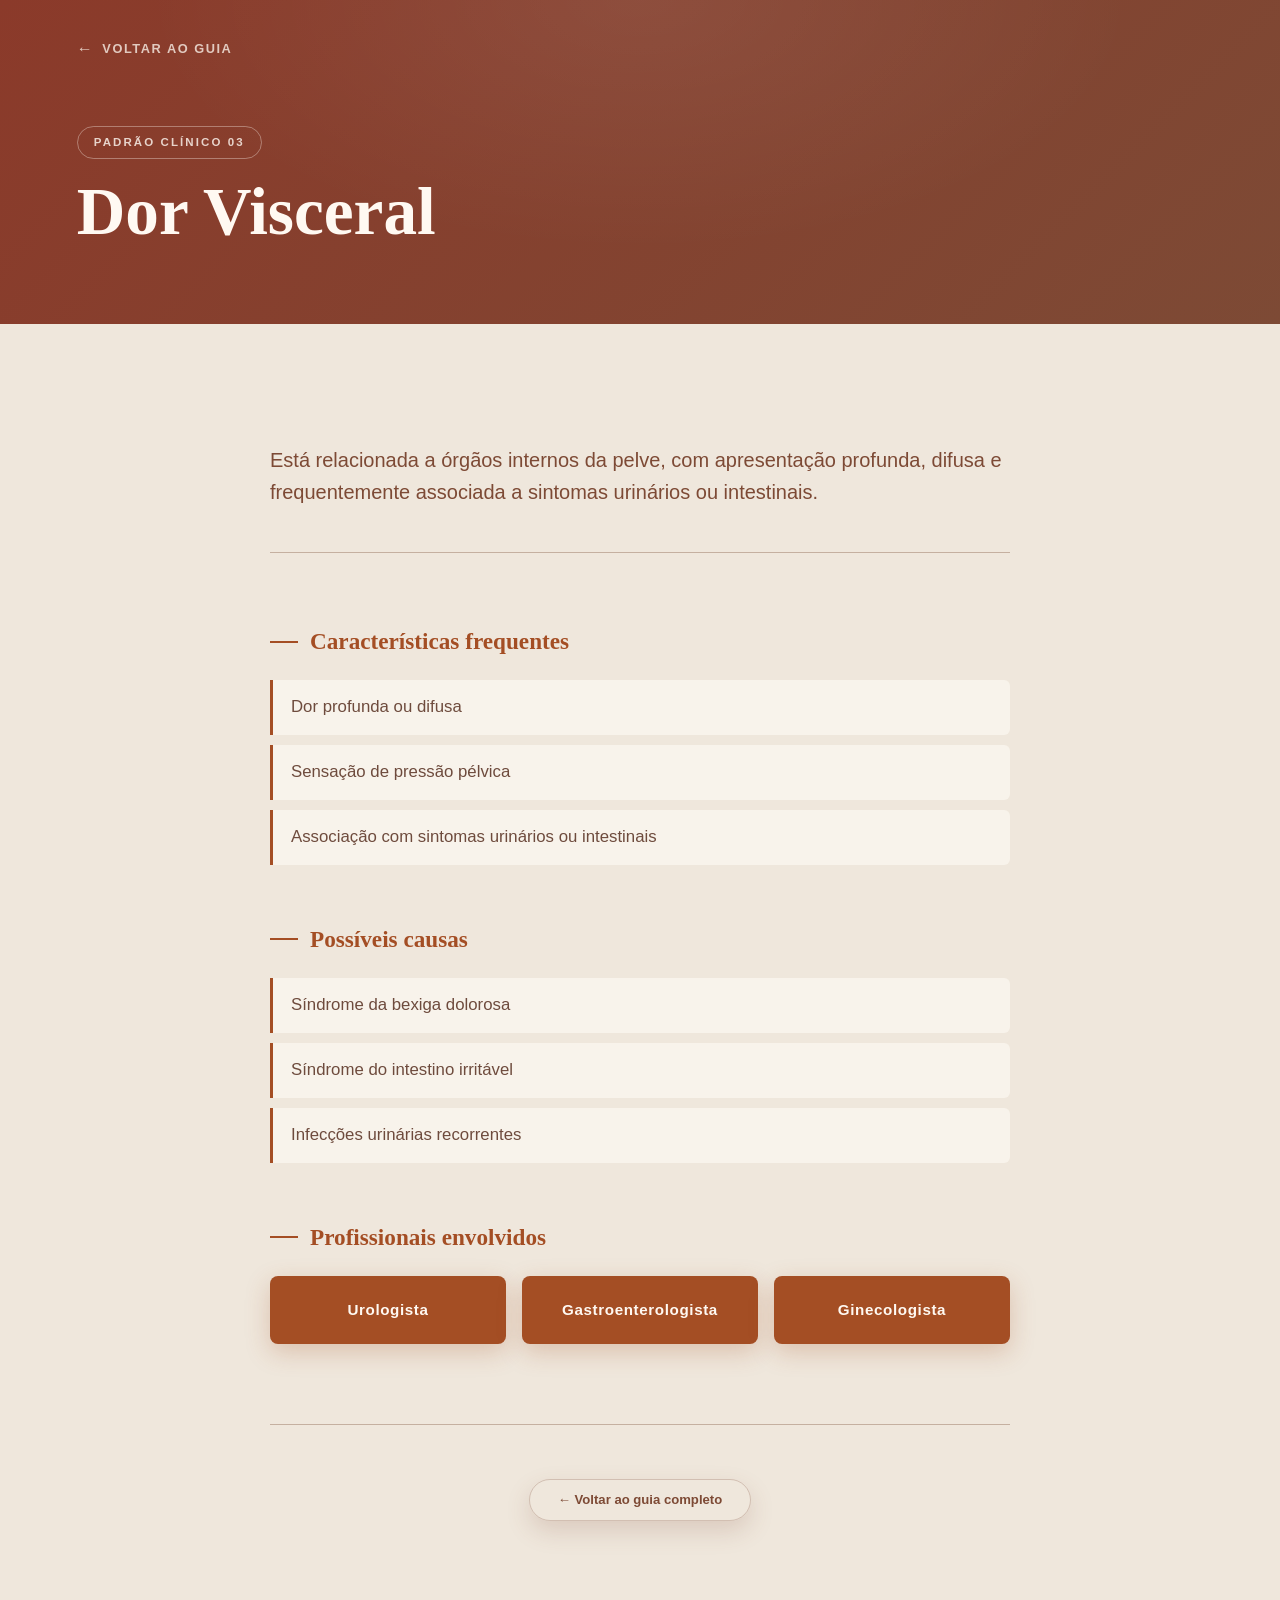
<file: dor-visceral.html>
<!doctype html>
<html lang="pt-BR">
  <head>
    <meta charset="UTF-8" />
    <meta name="viewport" content="width=device-width, initial-scale=1.0" />
    
    <title>Dor Visceral | Guia Clínico Interdisciplinar</title>
    <link rel="stylesheet" href="styles.css" />
    <style>
      .detail-hero {
        min-height: 36vh;
        background: linear-gradient(135deg, #8b3a2a 0%, var(--cocoa) 100%);
        display: flex;
        flex-direction: column;
        justify-content: flex-end;
        padding: clamp(28px,6vw,80px);
        position: relative;
        overflow: hidden;
      }
      .detail-hero::before {
        content: "";
        position: absolute;
        inset: 0;
        background: radial-gradient(ellipse at 50% 0%, rgba(255,255,255,0.07) 0%, transparent 55%);
      }
      .back-link {
        position: absolute;
        top: clamp(18px,4vw,36px);
        left: clamp(20px,6vw,80px);
        display: inline-flex;
        align-items: center;
        gap: 8px;
        color: rgba(255,249,242,0.75);
        font-size: 0.8rem;
        letter-spacing: 0.12em;
        text-transform: uppercase;
        font-weight: 700;
        text-decoration: none;
        transition: color 200ms ease;
      }
      .back-link:hover { color: var(--white); }
      .back-link::before { content: "←"; font-size: 1rem; }
      .detail-tag {
        display: inline-block;
        padding: 6px 16px;
        border: 1px solid rgba(255,249,242,0.35);
        border-radius: 999px;
        color: rgba(255,249,242,0.8);
        font-size: 0.72rem;
        letter-spacing: 0.18em;
        text-transform: uppercase;
        font-weight: 700;
        margin-bottom: 18px;
        width: fit-content;
      }
      .detail-hero h1 {
        margin: 0;
        color: var(--white);
        font-family: Georgia,"Times New Roman",serif;
        font-size: clamp(2.4rem,6vw,4.2rem);
        line-height: 1.05;
        font-weight: 700;
        animation: fadeRise 700ms ease both;
      }
      .detail-content {
        max-width: 860px;
        margin: 0 auto;
        padding: clamp(50px,8vw,100px) clamp(20px,6vw,60px);
      }
      .detail-intro {
        font-size: clamp(1.05rem,2vw,1.25rem);
        color: var(--cocoa);
        margin-bottom: clamp(40px,6vw,70px);
        padding-bottom: clamp(28px,4vw,44px);
        border-bottom: 1px solid var(--taupe);
      }
      .detail-block {
        margin-bottom: clamp(36px,5vw,56px);
        animation: fadeRise 700ms ease both;
      }
      .detail-block:nth-child(2){animation-delay:80ms}
      .detail-block:nth-child(3){animation-delay:160ms}
      .detail-block:nth-child(4){animation-delay:240ms}
      .detail-block h2 {
        font-family: Georgia,"Times New Roman",serif;
        font-size: clamp(1.1rem,2.2vw,1.45rem);
        color: var(--terracotta);
        margin: 0 0 20px;
        display: flex;
        align-items: center;
        gap: 12px;
      }
      .detail-block h2::before {
        content: "";
        display: inline-block;
        width: 28px;
        height: 2px;
        background: var(--terracotta);
        flex-shrink: 0;
      }
      .detail-block ul {
        list-style: none;
        padding: 0;
        margin: 0;
        display: grid;
        gap: 10px;
      }
      .detail-block ul li {
        padding: 14px 18px;
        background: var(--paper-soft);
        border-left: 3px solid var(--terracotta);
        border-radius: 0 6px 6px 0;
        font-size: clamp(0.95rem,1.6vw,1.05rem);
        color: var(--ink);
        transition: background 200ms ease, transform 200ms ease;
      }
      .detail-block ul li:hover {
        background: var(--white);
        transform: translateX(4px);
      }
      .encaminhamento-grid {
        display: grid;
        grid-template-columns: repeat(auto-fit,minmax(180px,1fr));
        gap: 16px;
      }
      .encaminhamento-card {
        background: var(--terracotta);
        color: var(--white);
        padding: 22px 20px;
        border-radius: 8px;
        font-weight: 700;
        font-size: 0.95rem;
        letter-spacing: 0.04em;
        text-align: center;
        box-shadow: 0 8px 24px rgba(164,78,36,0.25);
        transition: transform 200ms ease, box-shadow 200ms ease;
      }
      .encaminhamento-card:hover {
        transform: translateY(-4px);
        box-shadow: 0 14px 32px rgba(164,78,36,0.35);
      }
      .detail-footer {
        margin-top: clamp(50px,8vw,80px);
        padding-top: 32px;
        border-top: 1px solid var(--taupe);
        display: flex;
        justify-content: center;
      }
    </style>
    <link rel="preconnect" href="https://fonts.googleapis.com" />
    <link rel="preconnect" href="https://fonts.gstatic.com" crossorigin />
  </head>
  <body>
    <a class="skip-link" href="#main-content">Ir ao conteúdo principal</a>
    <div class="detail-hero">
      <a href="index.html" class="back-link">Voltar ao guia</a>
      <span class="detail-tag">Padrão clínico 03</span>
      <h1>Dor Visceral</h1>
    </div>
    <div class="detail-content">
      <p class="detail-intro">
        Está relacionada a órgãos internos da pelve, com apresentação profunda, difusa e frequentemente associada a sintomas urinários ou intestinais.
      </p>
      <div class="detail-block">
        <h2>Características frequentes</h2>
        <ul>
          <li>Dor profunda ou difusa</li>
          <li>Sensação de pressão pélvica</li>
          <li>Associação com sintomas urinários ou intestinais</li>
        </ul>
      </div>
      <div class="detail-block">
        <h2>Possíveis causas</h2>
        <ul>
          <li>Síndrome da bexiga dolorosa</li>
          <li>Síndrome do intestino irritável</li>
          <li>Infecções urinárias recorrentes</li>
        </ul>
      </div>
      <div class="detail-block">
        <h2>Profissionais envolvidos</h2>
        <div class="encaminhamento-grid">
          <div class="encaminhamento-card">Urologista</div>
          <div class="encaminhamento-card">Gastroenterologista</div>
          <div class="encaminhamento-card">Ginecologista</div>
        </div>
      </div>
      <div class="detail-footer">
        <a class="button ghost" href="index.html">← Voltar ao guia completo</a>
      </div>
    </div>
  </body>
</html>
</file>
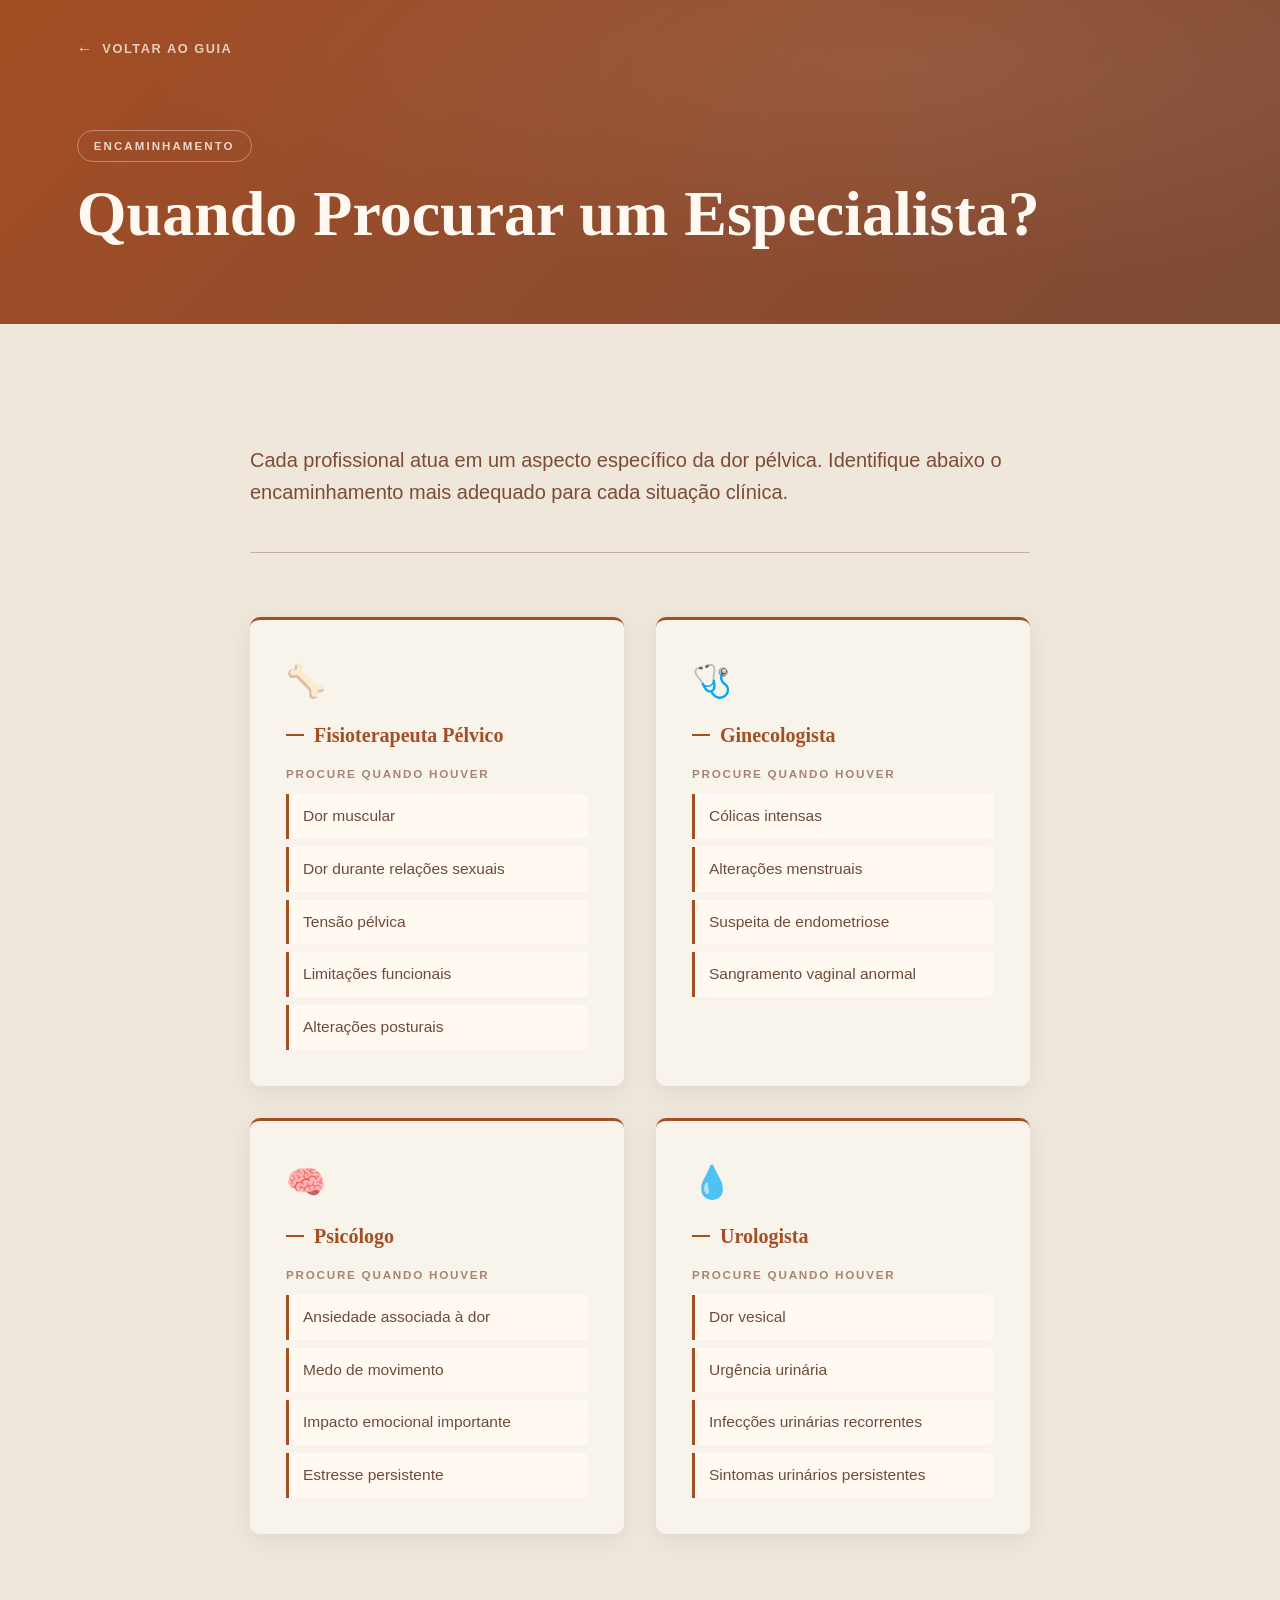
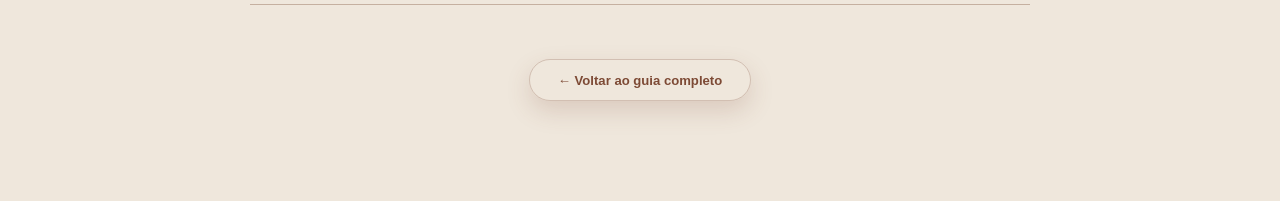
<file: especialista.html>
<!doctype html>
<html lang="pt-BR">
  <head>
    <meta charset="UTF-8" />
    <meta name="viewport" content="width=device-width, initial-scale=1.0" />
    <title>Quando Procurar um Especialista | Guia Clínico Interdisciplinar</title>
    <link rel="stylesheet" href="styles.css" />
    <style>
      .detail-hero {
        min-height: 36vh;
        background: linear-gradient(135deg, var(--terracotta) 0%, var(--cocoa) 100%);
        display: flex;
        flex-direction: column;
        justify-content: flex-end;
        padding: clamp(28px,6vw,80px);
        position: relative;
        overflow: hidden;
      }
      .detail-hero::before {
        content: "";
        position: absolute;
        inset: 0;
        background: radial-gradient(ellipse at 70% 20%, rgba(255,255,255,0.08) 0%, transparent 60%);
      }
      .back-link {
        position: absolute;
        top: clamp(18px,4vw,36px);
        left: clamp(20px,6vw,80px);
        display: inline-flex;
        align-items: center;
        gap: 8px;
        color: rgba(255,249,242,0.75);
        font-size: 0.8rem;
        letter-spacing: 0.12em;
        text-transform: uppercase;
        font-weight: 700;
        text-decoration: none;
        transition: color 200ms ease;
      }
      .back-link:hover { color: var(--white); }
      .back-link::before { content: "←"; font-size: 1rem; }
      .detail-tag {
        display: inline-block;
        padding: 6px 16px;
        border: 1px solid rgba(255,249,242,0.35);
        border-radius: 999px;
        color: rgba(255,249,242,0.8);
        font-size: 0.72rem;
        letter-spacing: 0.18em;
        text-transform: uppercase;
        font-weight: 700;
        margin-bottom: 18px;
        width: fit-content;
      }
      .detail-hero h1 {
        margin: 0;
        color: var(--white);
        font-family: Georgia,"Times New Roman",serif;
        font-size: clamp(2rem,5.5vw,4rem);
        line-height: 1.05;
        font-weight: 700;
        animation: fadeRise 700ms ease both;
      }

      .detail-content {
        max-width: 900px;
        margin: 0 auto;
        padding: clamp(50px,8vw,100px) clamp(20px,6vw,60px);
      }

      .detail-intro {
        font-size: clamp(1.05rem,2vw,1.25rem);
        color: var(--cocoa);
        margin-bottom: clamp(40px,6vw,64px);
        padding-bottom: clamp(28px,4vw,44px);
        border-bottom: 1px solid var(--taupe);
      }

      /* Grid 2 colunas */
      .esp-grid {
        display: grid;
        grid-template-columns: 1fr 1fr;
        gap: clamp(16px, 3vw, 32px);
        margin-bottom: clamp(36px,5vw,56px);
      }

      .esp-card {
        background: var(--paper-soft);
        border-radius: 10px;
        padding: clamp(22px, 3vw, 36px);
        border-top: 3px solid var(--terracotta);
        box-shadow: 0 6px 22px rgba(92,55,39,0.09);
        transition: transform 240ms ease, box-shadow 240ms ease;
        animation: fadeRise 700ms ease both;
      }
      .esp-card:nth-child(1){animation-delay:60ms}
      .esp-card:nth-child(2){animation-delay:120ms}
      .esp-card:nth-child(3){animation-delay:180ms}
      .esp-card:nth-child(4){animation-delay:240ms}

      .esp-card:hover {
        transform: translateY(-5px);
        box-shadow: 0 14px 32px rgba(92,55,39,0.15);
      }

      .esp-icon {
        font-size: 2rem;
        margin-bottom: 12px;
      }

      .esp-card h2 {
        font-family: Georgia,"Times New Roman",serif;
        font-size: clamp(1.05rem, 2vw, 1.25rem);
        color: var(--terracotta);
        margin: 0 0 6px;
        display: flex;
        align-items: center;
        gap: 10px;
      }
      .esp-card h2::before {
        content: "";
        display: inline-block;
        width: 18px;
        height: 2px;
        background: var(--terracotta);
        flex-shrink: 0;
      }

      .esp-card .sub-label {
        font-size: 0.73rem;
        letter-spacing: 0.15em;
        text-transform: uppercase;
        font-weight: 700;
        color: var(--cocoa);
        opacity: 0.65;
        margin: 14px 0 10px;
      }

      .esp-card ul {
        list-style: none;
        padding: 0;
        margin: 0;
        display: grid;
        gap: 8px;
      }

      .esp-card ul li {
        padding: 10px 14px;
        background: var(--white);
        border-left: 3px solid var(--terracotta);
        border-radius: 0 5px 5px 0;
        font-size: clamp(0.88rem, 1.4vw, 0.97rem);
        color: var(--ink);
        transition: background 180ms ease, transform 180ms ease;
      }

      .esp-card ul li:hover {
        background: var(--paper);
        transform: translateX(3px);
      }

      .detail-footer {
        margin-top: clamp(40px,6vw,70px);
        padding-top: 32px;
        border-top: 1px solid var(--taupe);
        display: flex;
        justify-content: center;
      }

      @media (max-width: 700px) {
        .esp-grid { grid-template-columns: 1fr; }
      }
    </style>
    <link rel="preconnect" href="https://fonts.googleapis.com" />
    <link rel="preconnect" href="https://fonts.gstatic.com" crossorigin />
  </head>
  <body>
    <a class="skip-link" href="#main-content">Ir ao conteúdo principal</a>
    <div class="detail-hero">
      <a href="index.html" class="back-link">Voltar ao guia</a>
      <span class="detail-tag">Encaminhamento</span>
      <h1>Quando Procurar um Especialista?</h1>
    </div>

    <div class="detail-content">
      <p class="detail-intro">
        Cada profissional atua em um aspecto específico da dor pélvica. Identifique abaixo o encaminhamento mais adequado para cada situação clínica.
      </p>

      <div class="esp-grid">

        <div class="esp-card">
          <div class="esp-icon">🦴</div>
          <h2>Fisioterapeuta Pélvico</h2>
          <p class="sub-label">Procure quando houver</p>
          <ul>
            <li>Dor muscular</li>
            <li>Dor durante relações sexuais</li>
            <li>Tensão pélvica</li>
            <li>Limitações funcionais</li>
            <li>Alterações posturais</li>
          </ul>
        </div>

        <div class="esp-card">
          <div class="esp-icon">🩺</div>
          <h2>Ginecologista</h2>
          <p class="sub-label">Procure quando houver</p>
          <ul>
            <li>Cólicas intensas</li>
            <li>Alterações menstruais</li>
            <li>Suspeita de endometriose</li>
            <li>Sangramento vaginal anormal</li>
          </ul>
        </div>

        <div class="esp-card">
          <div class="esp-icon">🧠</div>
          <h2>Psicólogo</h2>
          <p class="sub-label">Procure quando houver</p>
          <ul>
            <li>Ansiedade associada à dor</li>
            <li>Medo de movimento</li>
            <li>Impacto emocional importante</li>
            <li>Estresse persistente</li>
          </ul>
        </div>

        <div class="esp-card">
          <div class="esp-icon">💧</div>
          <h2>Urologista</h2>
          <p class="sub-label">Procure quando houver</p>
          <ul>
            <li>Dor vesical</li>
            <li>Urgência urinária</li>
            <li>Infecções urinárias recorrentes</li>
            <li>Sintomas urinários persistentes</li>
          </ul>
        </div>

      </div>

      <div class="detail-footer">
        <a class="button ghost" href="index.html">← Voltar ao guia completo</a>
      </div>
    </div>
  </body>
</html>
</file>
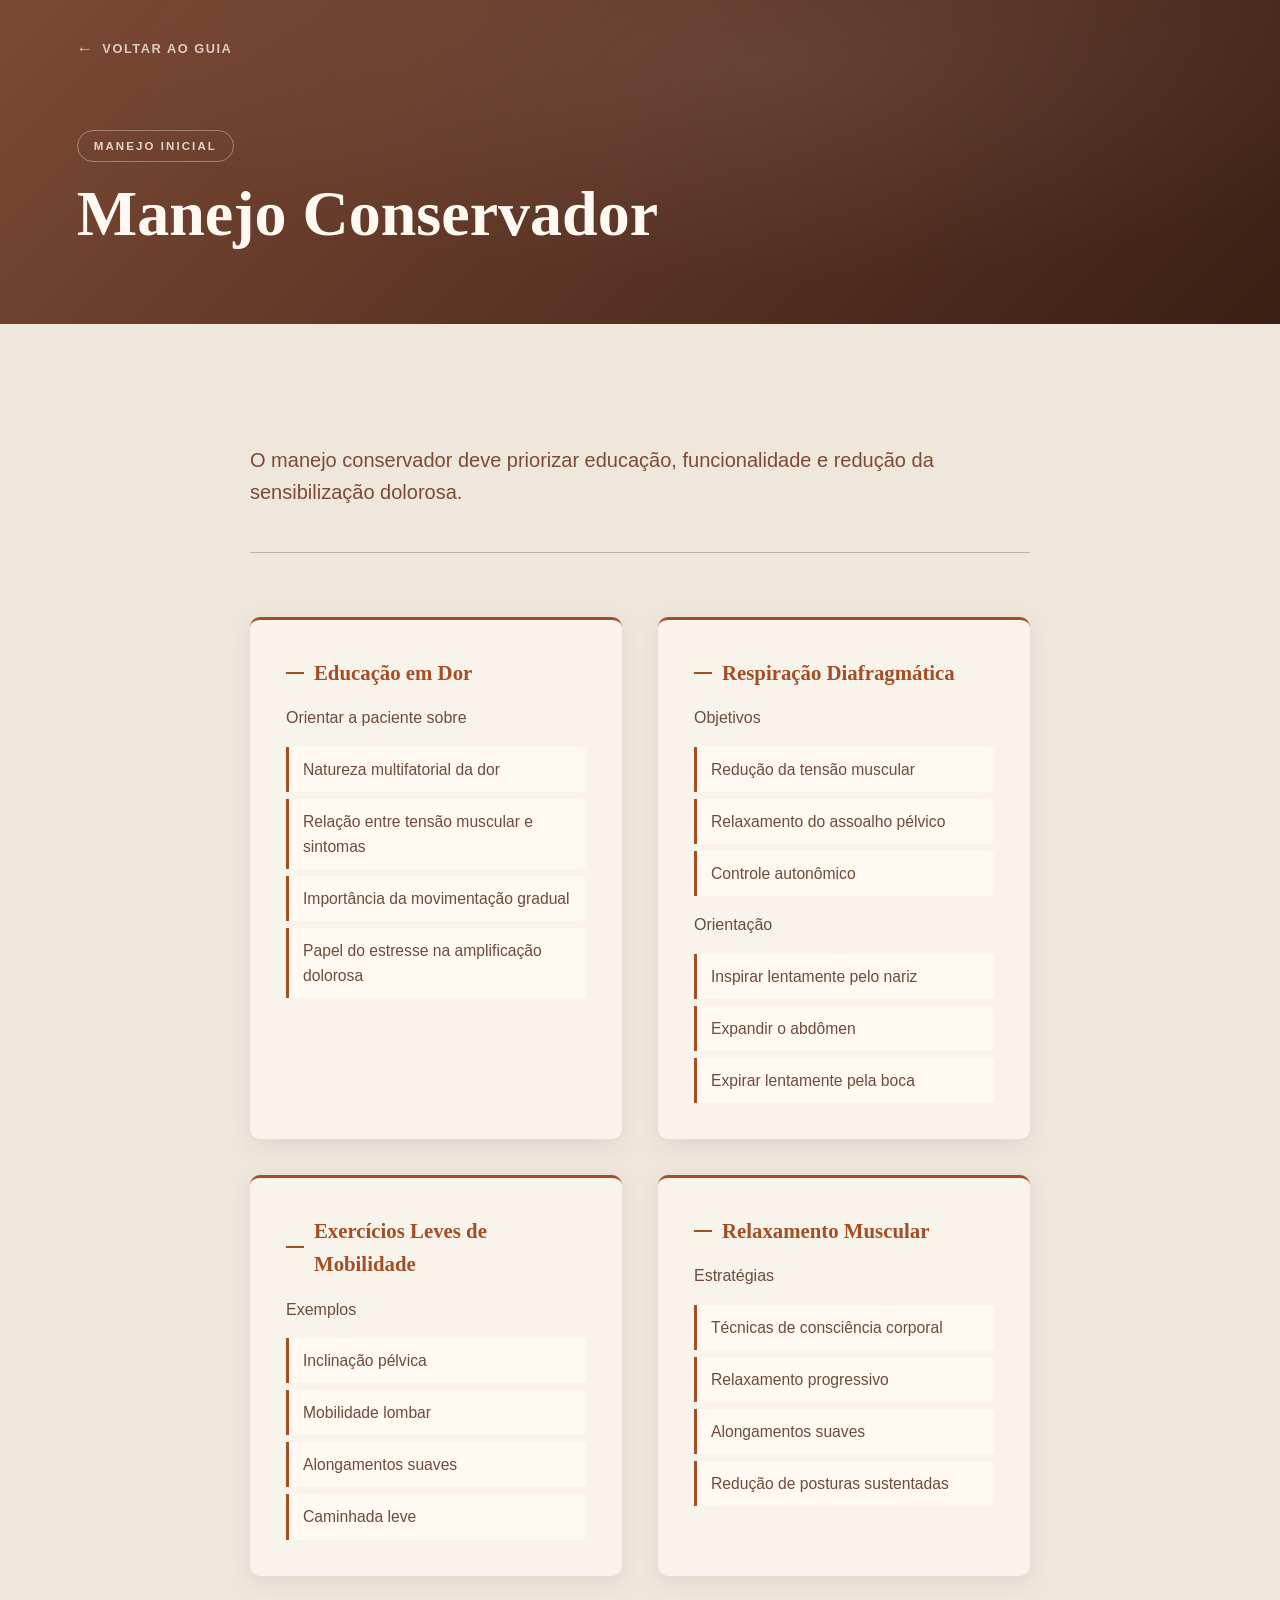
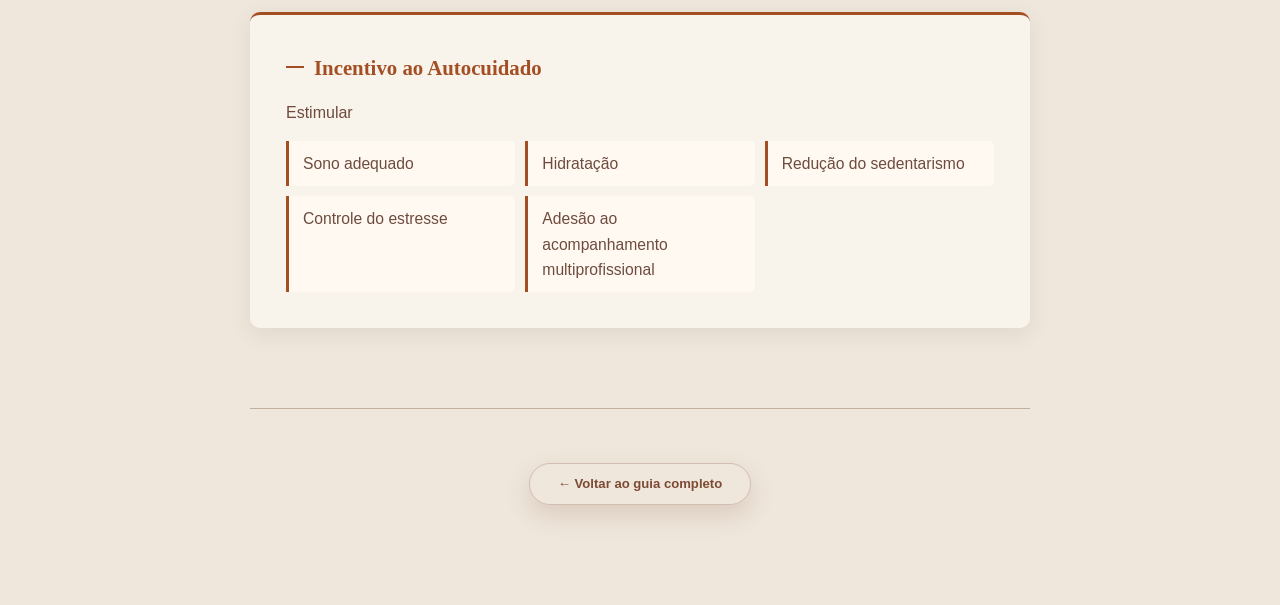
<file: manejo-conservador.html>
<!doctype html>
<html lang="pt-BR">
  <head>
    <meta charset="UTF-8" />
    <meta name="viewport" content="width=device-width, initial-scale=1.0" />
    <title>Manejo Conservador | Guia Clínico Interdisciplinar</title>
    <link rel="stylesheet" href="styles.css" />
    <style>
      .detail-hero {
        min-height: 36vh;
        background: linear-gradient(135deg, var(--cocoa) 0%, #3a1f14 100%);
        display: flex;
        flex-direction: column;
        justify-content: flex-end;
        padding: clamp(28px,6vw,80px);
        position: relative;
        overflow: hidden;
      }
      .detail-hero::before {
        content: "";
        position: absolute;
        inset: 0;
        background: radial-gradient(ellipse at 60% 20%, rgba(255,255,255,0.07) 0%, transparent 60%);
      }
      .back-link {
        position: absolute;
        top: clamp(18px,4vw,36px);
        left: clamp(20px,6vw,80px);
        display: inline-flex;
        align-items: center;
        gap: 8px;
        color: rgba(255,249,242,0.75);
        font-size: 0.8rem;
        letter-spacing: 0.12em;
        text-transform: uppercase;
        font-weight: 700;
        text-decoration: none;
        transition: color 200ms ease;
      }
      .back-link:hover { color: var(--white); }
      .back-link::before { content: "←"; font-size: 1rem; }
      .detail-tag {
        display: inline-block;
        padding: 6px 16px;
        border: 1px solid rgba(255,249,242,0.35);
        border-radius: 999px;
        color: rgba(255,249,242,0.8);
        font-size: 0.72rem;
        letter-spacing: 0.18em;
        text-transform: uppercase;
        font-weight: 700;
        margin-bottom: 18px;
        width: fit-content;
      }
      .detail-hero h1 {
        margin: 0;
        color: var(--white);
        font-family: Georgia,"Times New Roman",serif;
        font-size: clamp(2.2rem,5.5vw,4rem);
        line-height: 1.05;
        font-weight: 700;
        animation: fadeRise 700ms ease both;
      }

      .detail-content {
        max-width: 900px;
        margin: 0 auto;
        padding: clamp(50px,8vw,100px) clamp(20px,6vw,60px);
      }
      .detail-intro {
        font-size: clamp(1.05rem,2vw,1.25rem);
        color: var(--cocoa);
        margin-bottom: clamp(40px,6vw,64px);
        padding-bottom: clamp(28px,4vw,44px);
        border-bottom: 1px solid var(--taupe);
      }

      /* Blocos principais */
      .manejo-block {
        display: grid;
        grid-template-columns: 1fr;
        gap: clamp(20px,4vw,48px);
        align-items: start;
        margin-bottom: clamp(44px,6vw,70px);
        animation: fadeRise 700ms ease both;
      }
      .manejo-block:nth-child(2){animation-delay:60ms}
      .manejo-block:nth-child(3){animation-delay:120ms}
      .manejo-block:nth-child(4){animation-delay:180ms}
      .manejo-block:nth-child(5){animation-delay:240ms}
      .manejo-block:nth-child(6){animation-delay:300ms}

      /* Bloco de imagem à esquerda ou direita */

      .manejo-text {}
      .manejo-text h2 {
        font-family: Georgia,"Times New Roman",serif;
        font-size: clamp(1.25rem,2.5vw,1.6rem);
        color: var(--terracotta);
        margin: 0 0 10px;
        display: flex;
        align-items: center;
        gap: 12px;
      }
      .manejo-text h2::before {
        content: "";
        display: inline-block;
        width: 22px;
        height: 2px;
        background: var(--terracotta);
        flex-shrink: 0;
      }
      .manejo-text .sub-label {
        font-size: 0.75rem;
        letter-spacing: 0.16em;
        text-transform: uppercase;
        font-weight: 700;
        color: var(--cocoa);
        margin: 18px 0 8px;
        opacity: 0.7;
      }
      .manejo-text ul {
        list-style: none;
        padding: 0;
        margin: 0;
        display: grid;
        gap: 8px;
      }
      .manejo-text ul li {
        padding: 11px 16px;
        background: var(--paper-soft);
        border-left: 3px solid var(--terracotta);
        border-radius: 0 6px 6px 0;
        font-size: clamp(0.92rem,1.5vw,1rem);
        color: var(--ink);
        transition: background 200ms ease, transform 200ms ease;
      }
      .manejo-text ul li:hover {
        background: var(--white);
        transform: translateX(4px);
      }

      /* Bloco full-width para o último item */
      .manejo-block-full {
        margin-bottom: clamp(44px,6vw,70px);
        animation: fadeRise 700ms 300ms ease both;
      }
      .manejo-block-full h2 {
        font-family: Georgia,"Times New Roman",serif;
        font-size: clamp(1.25rem,2.5vw,1.6rem);
        color: var(--terracotta);
        margin: 0 0 16px;
        display: flex;
        align-items: center;
        gap: 12px;
      }
      .manejo-block-full h2::before {
        content: "";
        display: inline-block;
        width: 22px;
        height: 2px;
        background: var(--terracotta);
        flex-shrink: 0;
      }
      .manejo-block-full ul {
        list-style: none;
        padding: 0;
        margin: 0;
        display: grid;
        grid-template-columns: repeat(auto-fit, minmax(220px, 1fr));
        gap: 12px;
      }
      .manejo-block-full ul li {
        padding: 16px 18px;
        background: var(--paper-soft);
        border-left: 3px solid var(--terracotta);
        border-radius: 0 8px 8px 0;
        font-size: clamp(0.92rem,1.5vw,1rem);
        color: var(--ink);
        transition: background 200ms ease, transform 200ms ease;
      }
      .manejo-block-full ul li:hover {
        background: var(--white);
        transform: translateX(4px);
      }

      .detail-footer {
        margin-top: clamp(50px,8vw,80px);
        padding-top: 32px;
        border-top: 1px solid var(--taupe);
        display: flex;
        justify-content: center;
      }

      /* Grid de 2 colunas */
      .two-col-grid {
        display: grid;
        grid-template-columns: 1fr 1fr;
        gap: clamp(18px, 3vw, 36px);
        margin-bottom: clamp(36px, 5vw, 56px);
      }

      .col-card {
        background: var(--paper-soft);
        border-radius: 10px;
        padding: clamp(22px, 3vw, 36px);
        border-top: 3px solid var(--terracotta);
        box-shadow: 0 6px 22px rgba(92,55,39,0.09);
        transition: transform 240ms ease, box-shadow 240ms ease;
        animation: fadeRise 700ms ease both;
      }

      .col-card:hover {
        transform: translateY(-5px);
        box-shadow: 0 14px 32px rgba(92,55,39,0.15);
      }

      .col-card:nth-child(1){animation-delay:60ms}
      .col-card:nth-child(2){animation-delay:120ms}
      .col-card:nth-child(3){animation-delay:180ms}
      .col-card:nth-child(4){animation-delay:240ms}
      .col-card:nth-child(5){animation-delay:300ms}

      .col-card--wide {
        grid-column: 1 / -1;
      }

      .col-card h2 {
        font-family: Georgia,"Times New Roman",serif;
        font-size: clamp(1.05rem, 2vw, 1.3rem);
        color: var(--terracotta);
        margin: 0 0 14px;
        display: flex;
        align-items: center;
        gap: 10px;
      }

      .col-card h2::before {
        content: "";
        display: inline-block;
        width: 18px;
        height: 2px;
        background: var(--terracotta);
        flex-shrink: 0;
      }

      .col-card ul {
        list-style: none;
        padding: 0;
        margin: 0 0 14px;
        display: grid;
        gap: 7px;
      }

      .col-card ul:last-child { margin-bottom: 0; }

      .col-card ul li {
        padding: 10px 14px;
        background: var(--white);
        border-left: 3px solid var(--terracotta);
        border-radius: 0 5px 5px 0;
        font-size: clamp(0.88rem, 1.4vw, 0.98rem);
        color: var(--ink);
        transition: background 180ms ease, transform 180ms ease;
      }

      .col-card ul li:hover {
        background: var(--paper);
        transform: translateX(3px);
      }

      .autocuidado-list {
        grid-template-columns: repeat(auto-fit, minmax(180px, 1fr)) !important;
        display: grid !important;
        gap: 10px !important;
      }

      @media (max-width: 700px) {
        .two-col-grid {
          grid-template-columns: 1fr;
        }
        .col-card--wide {
          grid-column: 1;
        }
      }

      @media (max-width: 700px) {
        .manejo-block {
          grid-template-columns: 1fr;
        }
      }
    </style>
    <link rel="preconnect" href="https://fonts.googleapis.com" />
    <link rel="preconnect" href="https://fonts.gstatic.com" crossorigin />
  </head>
  <body>
    <a class="skip-link" href="#main-content">Ir ao conteúdo principal</a>
    <div class="detail-hero">
      <a href="index.html" class="back-link">Voltar ao guia</a>
      <span class="detail-tag">Manejo inicial</span>
      <h1>Manejo Conservador</h1>
    </div>

    <div class="detail-content">
      <p class="detail-intro">
        O manejo conservador deve priorizar educação, funcionalidade e redução da sensibilização dolorosa.
      </p>

      <div class="two-col-grid">

        <!-- Coluna 1 -->
        <div class="col-card">
          <h2>Educação em Dor</h2>
          <p class="sub-label">Orientar a paciente sobre</p>
          <ul>
            <li>Natureza multifatorial da dor</li>
            <li>Relação entre tensão muscular e sintomas</li>
            <li>Importância da movimentação gradual</li>
            <li>Papel do estresse na amplificação dolorosa</li>
          </ul>
        </div>

        <div class="col-card">
          <h2>Respiração Diafragmática</h2>
          <p class="sub-label">Objetivos</p>
          <ul>
            <li>Redução da tensão muscular</li>
            <li>Relaxamento do assoalho pélvico</li>
            <li>Controle autonômico</li>
          </ul>
          <p class="sub-label">Orientação</p>
          <ul>
            <li>Inspirar lentamente pelo nariz</li>
            <li>Expandir o abdômen</li>
            <li>Expirar lentamente pela boca</li>
          </ul>
        </div>

        <div class="col-card">
          <h2>Exercícios Leves de Mobilidade</h2>
          <p class="sub-label">Exemplos</p>
          <ul>
            <li>Inclinação pélvica</li>
            <li>Mobilidade lombar</li>
            <li>Alongamentos suaves</li>
            <li>Caminhada leve</li>
          </ul>
        </div>

        <div class="col-card">
          <h2>Relaxamento Muscular</h2>
          <p class="sub-label">Estratégias</p>
          <ul>
            <li>Técnicas de consciência corporal</li>
            <li>Relaxamento progressivo</li>
            <li>Alongamentos suaves</li>
            <li>Redução de posturas sustentadas</li>
          </ul>
        </div>

        <div class="col-card col-card--wide">
          <h2>Incentivo ao Autocuidado</h2>
          <p class="sub-label">Estimular</p>
          <ul class="autocuidado-list">
            <li>Sono adequado</li>
            <li>Hidratação</li>
            <li>Redução do sedentarismo</li>
            <li>Controle do estresse</li>
            <li>Adesão ao acompanhamento multiprofissional</li>
          </ul>
        </div>

      </div>

      <div class="detail-footer">
        <a class="button ghost" href="index.html">← Voltar ao guia completo</a>
      </div>
    </div>
  </body>
</html>
</file>
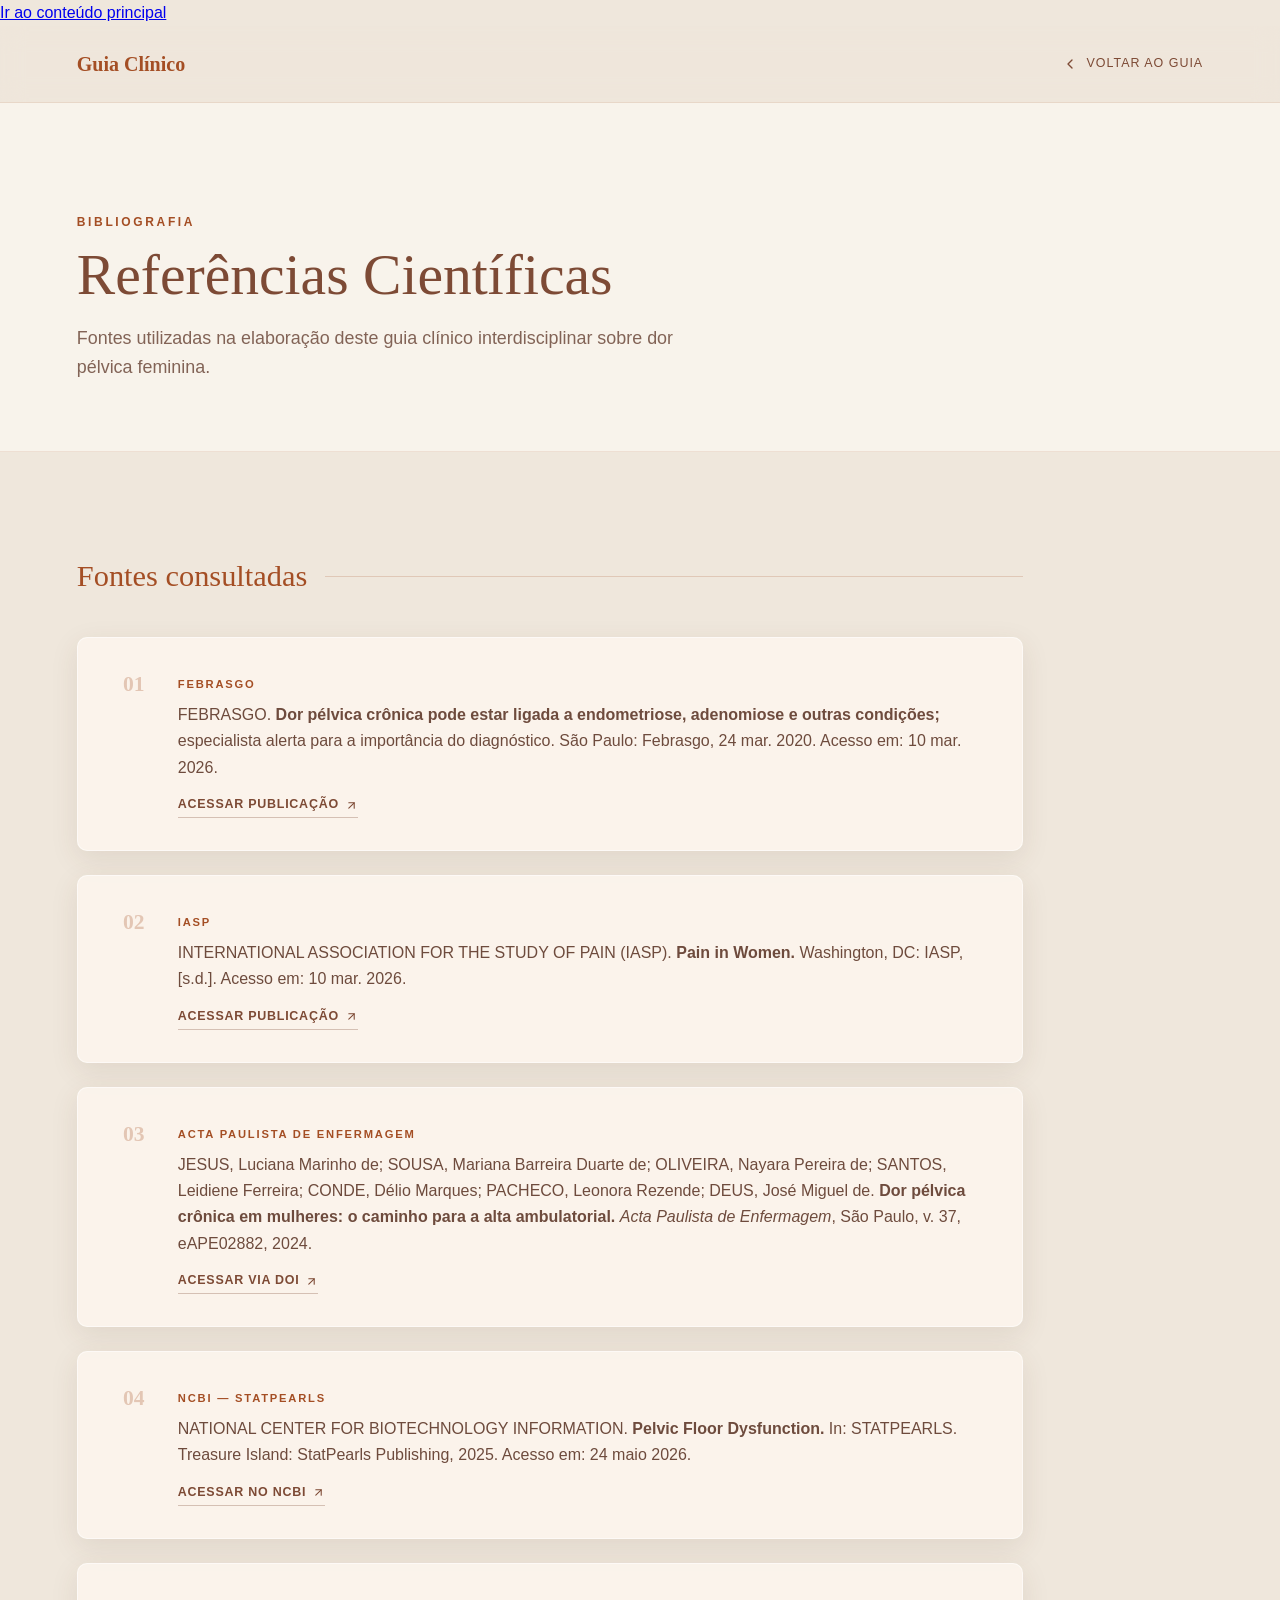
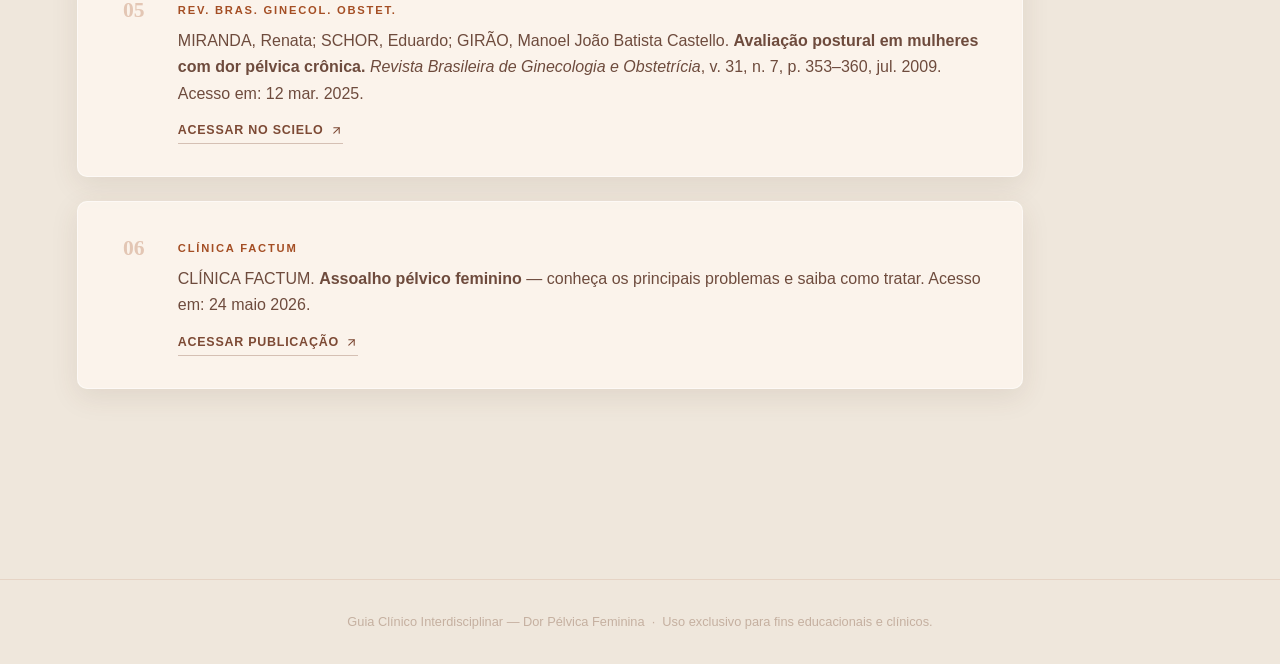
<file: Referencias.html>
<!doctype html>
<html lang="pt-BR">
  <head>
    <meta charset="UTF-8" />
    <meta name="viewport" content="width=device-width, initial-scale=1.0" />
    <title>Referências | Guia Clínico — Dor Pélvica Feminina</title>
    <style>
      :root {
        --paper: #efe7dc;
        --paper-soft: #f8f3eb;
        --clay: #b75f3c;
        --terracotta: #a44e24;
        --cocoa: #7d4a35;
        --taupe: #c5b0a0;
        --ink: #6e4b3d;
        --white: #fff9f2;
        --shadow: 0 18px 44px rgba(92, 55, 39, 0.18);
      }

      * { box-sizing: border-box; margin: 0; padding: 0; }

      html { scroll-behavior: smooth; }

      body {
        background: var(--paper);
        color: var(--ink);
        font-family: "Segoe UI", Arial, sans-serif;
        line-height: 1.6;
        min-height: 100vh;
      }

      /* ── TOPBAR ── */
      nav {
        display: flex;
        align-items: center;
        justify-content: space-between;
        gap: 18px;
        padding: 22px clamp(20px, 6vw, 90px);
        background: rgba(239, 231, 220, 0.72);
        backdrop-filter: blur(12px);
        position: sticky;
        top: 0;
        z-index: 10;
        border-bottom: 1px solid rgba(164, 78, 36, 0.1);
        animation: slideDown 600ms ease both;
      }

      .brand {
        font-family: Georgia, "Times New Roman", serif;
        color: var(--terracotta);
        font-size: clamp(1rem, 2vw, 1.25rem);
        font-weight: 700;
        text-decoration: none;
      }

      .back-link {
        display: inline-flex;
        align-items: center;
        gap: 8px;
        font-size: 0.78rem;
        letter-spacing: 0.08em;
        text-transform: uppercase;
        color: var(--cocoa);
        text-decoration: none;
        transition: color 200ms;
      }

      .back-link:hover { color: var(--terracotta); }

      .back-link svg {
        width: 16px;
        height: 16px;
        stroke: currentColor;
        fill: none;
        stroke-width: 2;
        stroke-linecap: round;
        stroke-linejoin: round;
        flex-shrink: 0;
      }

      /* ── HERO STRIP ── */
      .page-hero {
        padding: clamp(56px, 10vw, 110px) clamp(20px, 6vw, 90px) clamp(40px, 6vw, 70px);
        background: var(--paper-soft);
        border-bottom: 1px solid rgba(164, 78, 36, 0.12);
        animation: fadeRise 700ms ease both;
      }

      .kicker {
        display: block;
        margin-bottom: 12px;
        color: var(--terracotta);
        text-transform: uppercase;
        letter-spacing: 0.22em;
        font-size: 0.75rem;
        font-weight: 700;
        font-family: "Segoe UI", Arial, sans-serif;
      }

      .page-hero h1 {
        font-family: Georgia, "Times New Roman", serif;
        font-size: clamp(2rem, 5vw, 3.6rem);
        line-height: 1.08;
        font-weight: 500;
        color: var(--cocoa);
        max-width: 720px;
      }

      .page-hero p {
        margin-top: 18px;
        max-width: 620px;
        font-size: clamp(0.97rem, 1.6vw, 1.12rem);
        color: var(--ink);
        opacity: 0.85;
      }

      /* ── CONTENT ── */
      .content {
        padding: clamp(48px, 8vw, 100px) clamp(20px, 6vw, 90px);
        max-width: 1100px;
      }

      .ref-list {
        display: grid;
        gap: 24px;
        list-style: none;
        counter-reset: refs;
      }

      /* ── CARD ── */
      .ref-card {
        counter-increment: refs;
        display: grid;
        grid-template-columns: 48px 1fr;
        gap: 0 20px;
        background: rgba(255, 249, 242, 0.72);
        border: 1px solid rgba(255, 255, 255, 0.55);
        border-radius: 10px;
        padding: clamp(20px, 3vw, 32px);
        box-shadow: 0 8px 28px rgba(92, 55, 39, 0.1);
        transition: transform 240ms ease, box-shadow 240ms ease, background 240ms ease;
        animation: fadeRise 600ms ease both;
      }

      .ref-card:nth-child(2) { animation-delay: 60ms; }
      .ref-card:nth-child(3) { animation-delay: 120ms; }
      .ref-card:nth-child(4) { animation-delay: 180ms; }
      .ref-card:nth-child(5) { animation-delay: 240ms; }
      .ref-card:nth-child(6) { animation-delay: 300ms; }

      .ref-card:hover {
        transform: translateY(-5px);
        box-shadow: 0 18px 44px rgba(92, 55, 39, 0.18);
        background: var(--white);
      }

      .ref-num {
        grid-row: 1 / 3;
        display: flex;
        align-items: flex-start;
        justify-content: center;
        padding-top: 4px;
        font-family: Georgia, "Times New Roman", serif;
        font-size: 1.35rem;
        font-weight: 700;
        color: rgba(164, 78, 36, 0.28);
        line-height: 1;
        user-select: none;
      }

      .ref-num::before { content: counter(refs, decimal-leading-zero); }

      .ref-body { grid-column: 2; }

      .ref-source {
        display: inline-block;
        margin-bottom: 8px;
        font-size: 0.7rem;
        letter-spacing: 0.16em;
        text-transform: uppercase;
        font-weight: 800;
        color: var(--terracotta);
      }

      .ref-citation {
        font-size: clamp(0.9rem, 1.4vw, 1rem);
        color: var(--ink);
        line-height: 1.65;
      }

      .ref-link {
        display: inline-flex;
        align-items: center;
        gap: 6px;
        margin-top: 14px;
        font-size: 0.78rem;
        font-weight: 700;
        letter-spacing: 0.06em;
        text-transform: uppercase;
        color: var(--cocoa);
        text-decoration: none;
        border-bottom: 1px solid rgba(125, 74, 53, 0.3);
        padding-bottom: 2px;
        transition: color 200ms, border-color 200ms;
      }

      .ref-link:hover {
        color: var(--terracotta);
        border-color: var(--terracotta);
      }

      .ref-link svg {
        width: 13px;
        height: 13px;
        stroke: currentColor;
        fill: none;
        stroke-width: 2;
        stroke-linecap: round;
        stroke-linejoin: round;
        flex-shrink: 0;
      }

      /* ── DIVIDER ── */
      .section-divider {
        display: flex;
        align-items: center;
        gap: 18px;
        margin-bottom: 36px;
      }

      .section-divider h2 {
        font-family: Georgia, "Times New Roman", serif;
        font-size: clamp(1.3rem, 2.5vw, 1.9rem);
        font-weight: 500;
        color: var(--terracotta);
        white-space: nowrap;
      }

      .section-divider::after {
        content: "";
        flex: 1;
        height: 1px;
        background: rgba(164, 78, 36, 0.2);
      }

      /* ── FOOTER ── */
      footer {
        margin-top: clamp(40px, 8vw, 90px);
        padding: 32px clamp(20px, 6vw, 90px);
        border-top: 1px solid rgba(164, 78, 36, 0.12);
        text-align: center;
        font-size: 0.8rem;
        color: var(--taupe);
      }

      /* ── ANIMATIONS ── */
      @keyframes slideDown {
        from { opacity: 0; transform: translateY(-18px); }
        to   { opacity: 1; transform: translateY(0); }
      }

      @keyframes fadeRise {
        from { opacity: 0; transform: translateY(28px); }
        to   { opacity: 1; transform: translateY(0); }
      }

      /* ── RESPONSIVE ── */
      @media (max-width: 640px) {
        .ref-card { grid-template-columns: 36px 1fr; gap: 0 14px; }
        .ref-num { font-size: 1.1rem; }
      }

      @media (prefers-reduced-motion: reduce) {
        *, *::before, *::after {
          animation-duration: 1ms !important;
          transition-duration: 1ms !important;
        }
      }
    </style>
    <link rel="preconnect" href="https://fonts.googleapis.com" />
    <link rel="preconnect" href="https://fonts.gstatic.com" crossorigin />
  </head>
  <body>
    <a class="skip-link" href="#main-content">Ir ao conteúdo principal</a>

    <nav aria-label="Navegação principal">
      <a href="index.html" class="brand">Guia Clínico</a>
      <a href="index.html" class="back-link">
        <svg viewBox="0 0 24 24"><polyline points="15 18 9 12 15 6"/></svg>
        Voltar ao guia
      </a>
    </nav>

    <header class="page-hero">
      <span class="kicker">Bibliografia</span>
      <h1>Referências Científicas</h1>
      <p>Fontes utilizadas na elaboração deste guia clínico interdisciplinar sobre dor pélvica feminina.</p>
    </header>

    <main class="content">
      <div class="section-divider">
        <h2>Fontes consultadas</h2>
      </div>

      <ol class="ref-list">

        <li class="ref-card">
          <span class="ref-num"></span>
          <div class="ref-body">
            <span class="ref-source">FEBRASGO</span>
            <p class="ref-citation">
              FEBRASGO. <strong>Dor pélvica crônica pode estar ligada a endometriose, adenomiose e outras condições;</strong> especialista alerta para a importância do diagnóstico. São Paulo: Febrasgo, 24 mar. 2020. Acesso em: 10 mar. 2026.
            </p>
            <a class="ref-link" href="https://www.febrasgo.org.br/pt/noticias/item/2098-dor-pelvica-cronica-pode-estar-ligada-a-endometriose-adenomiose-e-outras-condicoes-especialista-alerta-para-a-importancia-do-diagnostico" target="_blank" rel="noopener noreferrer">
              Acessar publicação
              <svg viewBox="0 0 24 24"><line x1="7" y1="17" x2="17" y2="7"/><polyline points="7 7 17 7 17 17"/></svg>
            </a>
          </div>
        </li>

        <li class="ref-card">
          <span class="ref-num"></span>
          <div class="ref-body">
            <span class="ref-source">IASP</span>
            <p class="ref-citation">
              INTERNATIONAL ASSOCIATION FOR THE STUDY OF PAIN (IASP). <strong>Pain in Women.</strong> Washington, DC: IASP, [s.d.]. Acesso em: 10 mar. 2026.
            </p>
            <a class="ref-link" href="https://www.iasp-pain.org/resources/fact-sheets/pain-in-women/" target="_blank" rel="noopener noreferrer">
              Acessar publicação
              <svg viewBox="0 0 24 24"><line x1="7" y1="17" x2="17" y2="7"/><polyline points="7 7 17 7 17 17"/></svg>
            </a>
          </div>
        </li>

        <li class="ref-card">
          <span class="ref-num"></span>
          <div class="ref-body">
            <span class="ref-source">Acta Paulista de Enfermagem</span>
            <p class="ref-citation">
              JESUS, Luciana Marinho de; SOUSA, Mariana Barreira Duarte de; OLIVEIRA, Nayara Pereira de; SANTOS, Leidiene Ferreira; CONDE, Délio Marques; PACHECO, Leonora Rezende; DEUS, José Miguel de. <strong>Dor pélvica crônica em mulheres: o caminho para a alta ambulatorial.</strong> <em>Acta Paulista de Enfermagem</em>, São Paulo, v. 37, eAPE02882, 2024.
            </p>
            <a class="ref-link" href="https://doi.org/10.37689/acta-ape/2024400002882" target="_blank" rel="noopener noreferrer">
              Acessar via DOI
              <svg viewBox="0 0 24 24"><line x1="7" y1="17" x2="17" y2="7"/><polyline points="7 7 17 7 17 17"/></svg>
            </a>
          </div>
        </li>

        <li class="ref-card">
          <span class="ref-num"></span>
          <div class="ref-body">
            <span class="ref-source">NCBI — StatPearls</span>
            <p class="ref-citation">
              NATIONAL CENTER FOR BIOTECHNOLOGY INFORMATION. <strong>Pelvic Floor Dysfunction.</strong> In: STATPEARLS. Treasure Island: StatPearls Publishing, 2025. Acesso em: 24 maio 2026.
            </p>
            <a class="ref-link" href="https://www.ncbi.nlm.nih.gov/books/NBK559195/" target="_blank" rel="noopener noreferrer">
              Acessar no NCBI
              <svg viewBox="0 0 24 24"><line x1="7" y1="17" x2="17" y2="7"/><polyline points="7 7 17 7 17 17"/></svg>
            </a>
          </div>
        </li>

        <li class="ref-card">
          <span class="ref-num"></span>
          <div class="ref-body">
            <span class="ref-source">Rev. Bras. Ginecol. Obstet.</span>
            <p class="ref-citation">
              MIRANDA, Renata; SCHOR, Eduardo; GIRÃO, Manoel João Batista Castello. <strong>Avaliação postural em mulheres com dor pélvica crônica.</strong> <em>Revista Brasileira de Ginecologia e Obstetrícia</em>, v. 31, n. 7, p. 353–360, jul. 2009. Acesso em: 12 mar. 2025.
            </p>
            <a class="ref-link" href="https://www.scielo.br/j/rbgo/a/s7FrfVWhPdFYxvnLVQpY9mD/?format=html&lang=pt" target="_blank" rel="noopener noreferrer">
              Acessar no SciELO
              <svg viewBox="0 0 24 24"><line x1="7" y1="17" x2="17" y2="7"/><polyline points="7 7 17 7 17 17"/></svg>
            </a>
          </div>
        </li>

        <li class="ref-card">
          <span class="ref-num"></span>
          <div class="ref-body">
            <span class="ref-source">Clínica Factum</span>
            <p class="ref-citation">
              CLÍNICA FACTUM. <strong>Assoalho pélvico feminino</strong> — conheça os principais problemas e saiba como tratar. Acesso em: 24 maio 2026.
            </p>
            <a class="ref-link" href="https://www.clinicafactum.com.br/assoalho-pelvico-feminino.asp" target="_blank" rel="noopener noreferrer">
              Acessar publicação
              <svg viewBox="0 0 24 24"><line x1="7" y1="17" x2="17" y2="7"/><polyline points="7 7 17 7 17 17"/></svg>
            </a>
          </div>
        </li>

      </ol>
    </main>

    <footer>
      <p>Guia Clínico Interdisciplinar — Dor Pélvica Feminina &nbsp;·&nbsp; Uso exclusivo para fins educacionais e clínicos.</p>
    </footer>

  </body>
</html>
</file>
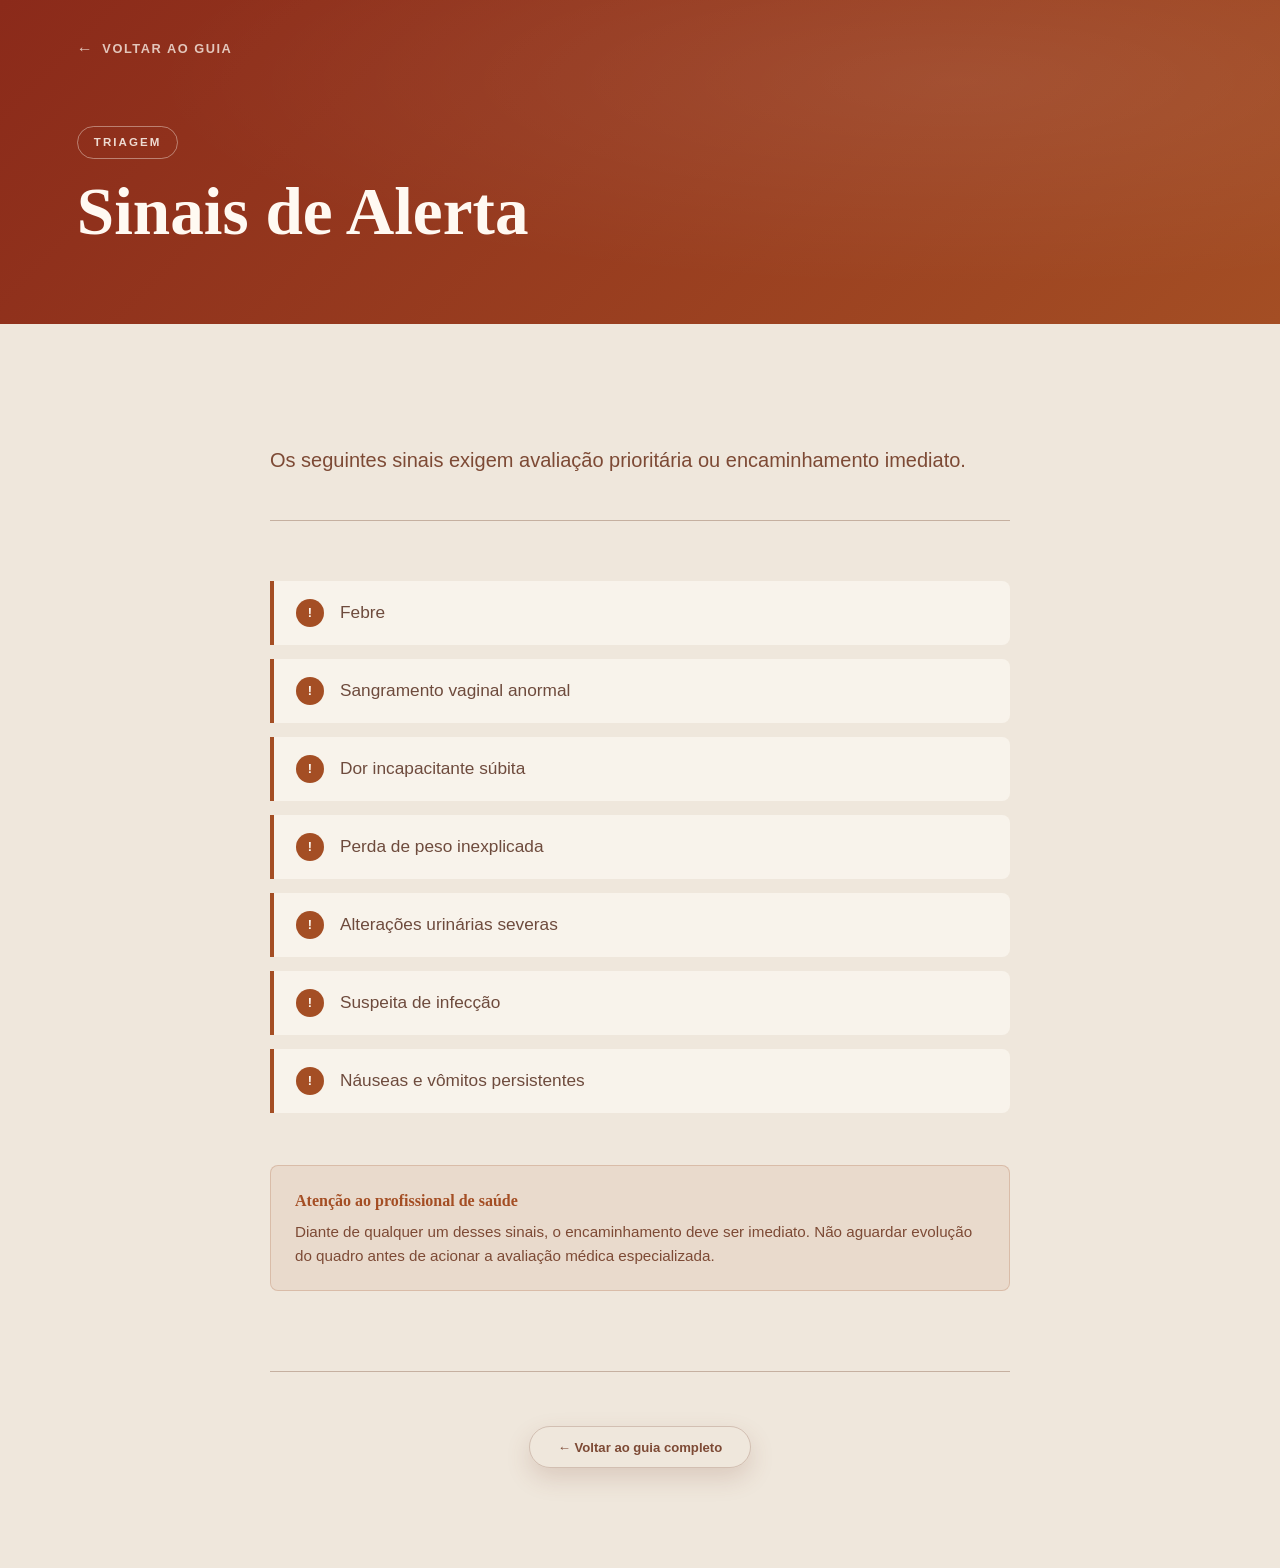
<file: sinais-alerta.html>
<!doctype html>
<html lang="pt-BR">
  <head>
    <meta charset="UTF-8" />
    <meta name="viewport" content="width=device-width, initial-scale=1.0" />
    <title>Sinais de Alerta | Guia Clínico Interdisciplinar</title>
    <link rel="stylesheet" href="styles.css" />
    <style>
      .detail-hero {
        min-height: 36vh;
        background: linear-gradient(135deg, #8b2a1a 0%, var(--terracotta) 100%);
        display: flex;
        flex-direction: column;
        justify-content: flex-end;
        padding: clamp(28px,6vw,80px);
        position: relative;
        overflow: hidden;
      }
      .detail-hero::before {
        content: "";
        position: absolute;
        inset: 0;
        background: radial-gradient(ellipse at 75% 25%, rgba(255,255,255,0.08) 0%, transparent 60%);
      }
      .back-link {
        position: absolute;
        top: clamp(18px,4vw,36px);
        left: clamp(20px,6vw,80px);
        display: inline-flex;
        align-items: center;
        gap: 8px;
        color: rgba(255,249,242,0.75);
        font-size: 0.8rem;
        letter-spacing: 0.12em;
        text-transform: uppercase;
        font-weight: 700;
        text-decoration: none;
        transition: color 200ms ease;
      }
      .back-link:hover { color: var(--white); }
      .back-link::before { content: "←"; font-size: 1rem; }
      .detail-tag {
        display: inline-block;
        padding: 6px 16px;
        border: 1px solid rgba(255,249,242,0.4);
        border-radius: 999px;
        color: rgba(255,249,242,0.85);
        font-size: 0.72rem;
        letter-spacing: 0.18em;
        text-transform: uppercase;
        font-weight: 700;
        margin-bottom: 18px;
        width: fit-content;
      }
      .detail-hero h1 {
        margin: 0;
        color: var(--white);
        font-family: Georgia,"Times New Roman",serif;
        font-size: clamp(2.4rem,6vw,4.2rem);
        line-height: 1.05;
        font-weight: 700;
        animation: fadeRise 700ms ease both;
      }

      .detail-content {
        max-width: 860px;
        margin: 0 auto;
        padding: clamp(50px,8vw,100px) clamp(20px,6vw,60px);
      }
      .detail-intro {
        font-size: clamp(1.05rem,2vw,1.25rem);
        color: var(--cocoa);
        margin-bottom: clamp(40px,6vw,60px);
        padding-bottom: clamp(28px,4vw,44px);
        border-bottom: 1px solid var(--taupe);
      }

      .alert-list {
        display: grid;
        gap: 14px;
        margin: 0;
        padding: 0;
        list-style: none;
      }
      .alert-list li {
        display: flex;
        align-items: center;
        gap: 16px;
        padding: 18px 22px;
        background: var(--paper-soft);
        border-left: 4px solid var(--terracotta);
        border-radius: 0 8px 8px 0;
        font-size: clamp(0.98rem,1.7vw,1.08rem);
        color: var(--ink);
        font-weight: 500;
        animation: fadeRise 600ms ease both;
        transition: background 200ms ease, transform 200ms ease;
      }
      .alert-list li:hover {
        background: var(--white);
        transform: translateX(5px);
      }
      .alert-list li:nth-child(1){animation-delay:60ms}
      .alert-list li:nth-child(2){animation-delay:120ms}
      .alert-list li:nth-child(3){animation-delay:180ms}
      .alert-list li:nth-child(4){animation-delay:240ms}
      .alert-list li:nth-child(5){animation-delay:300ms}
      .alert-list li:nth-child(6){animation-delay:360ms}
      .alert-list li:nth-child(7){animation-delay:420ms}
      .alert-list li::before {
        content: "!";
        display: flex;
        align-items: center;
        justify-content: center;
        width: 28px;
        height: 28px;
        min-width: 28px;
        border-radius: 50%;
        background: var(--terracotta);
        color: var(--white);
        font-size: 0.8rem;
        font-weight: 900;
      }

      .notice-box {
        margin-top: clamp(36px,5vw,52px);
        padding: 22px 24px;
        border-radius: 8px;
        background: rgba(164,78,36,0.08);
        border: 1px solid rgba(164,78,36,0.22);
        font-size: 0.95rem;
        color: var(--cocoa);
        animation: fadeRise 700ms 500ms ease both;
      }
      .notice-box strong {
        display: block;
        margin-bottom: 6px;
        font-family: Georgia, serif;
        font-size: 1rem;
        color: var(--terracotta);
      }

      .detail-footer {
        margin-top: clamp(50px,8vw,80px);
        padding-top: 32px;
        border-top: 1px solid var(--taupe);
        display: flex;
        justify-content: center;
      }
    </style>
    <link rel="preconnect" href="https://fonts.googleapis.com" />
    <link rel="preconnect" href="https://fonts.gstatic.com" crossorigin />
  </head>
  <body>
    <a class="skip-link" href="#main-content">Ir ao conteúdo principal</a>
    <div class="detail-hero">
      <a href="index.html" class="back-link">Voltar ao guia</a>
      <span class="detail-tag">Triagem</span>
      <h1>Sinais de Alerta</h1>
    </div>

    <div class="detail-content">
      <p class="detail-intro">
        Os seguintes sinais exigem avaliação prioritária ou encaminhamento imediato.
      </p>

      <ul class="alert-list">
        <li>Febre</li>
        <li>Sangramento vaginal anormal</li>
        <li>Dor incapacitante súbita</li>
        <li>Perda de peso inexplicada</li>
        <li>Alterações urinárias severas</li>
        <li>Suspeita de infecção</li>
        <li>Náuseas e vômitos persistentes</li>
      </ul>

      <div class="notice-box">
        <strong>Atenção ao profissional de saúde</strong>
        Diante de qualquer um desses sinais, o encaminhamento deve ser imediato. Não aguardar evolução do quadro antes de acionar a avaliação médica especializada.
      </div>

      <div class="detail-footer">
        <a class="button ghost" href="index.html">← Voltar ao guia completo</a>
      </div>
    </div>
  </body>
</html>
</file>
<file: styles.css>
@import url("https://fonts.googleapis.com/css2?family=Lora:ital,wght@0,400;0,500;0,700;1,400&display=swap");

:root {
  --paper: #efe7dc;
  --paper-soft: #f8f3eb;
  --clay: #b75f3c;
  --terracotta: #a44e24;
  --cocoa: #7d4a35;
  --taupe: #c5b0a0;
  --ink: #6e4b3d;
  --white: #fff9f2;
  --shadow: 0 18px 44px rgba(92, 55, 39, 0.18);
}

* {
  box-sizing: border-box;
}

html {
  scroll-behavior: smooth;
}

body {
  margin: 0;
  color: var(--ink);
  background: var(--paper);
  font-family: "Segoe UI", Arial, sans-serif;
  line-height: 1.6;
}

img {
  display: block;
  max-width: 100%;
}

a {
  color: inherit;
  text-decoration: none;
}

/* ── HERO ─────────────────────────────────────────────── */
.hero {
  min-height: 92vh;
  position: relative;
  display: grid;
  align-items: end;
  padding: 28px clamp(20px, 6vw, 90px);
  overflow: hidden;
  isolation: isolate;
  background: linear-gradient(0deg, rgba(77, 45, 32, 0.68), rgba(77, 45, 32, 0.12)), url("4.png") center / cover no-repeat;
}

.hero::after {
  content: "";
  position: absolute;
  inset: auto 0 0;
  height: 35%;
  background: linear-gradient(0deg, var(--paper), rgba(239, 231, 220, 0));
  z-index: -1;
}

/* ── TOPBAR ───────────────────────────────────────────── */
.topbar {
  position: absolute;
  top: 0;
  left: 0;
  right: 0;
  display: flex;
  align-items: center;
  justify-content: space-between;
  gap: 18px;
  padding: 22px clamp(20px, 6vw, 90px);
  background: rgba(239, 231, 220, 0.58);
  backdrop-filter: blur(12px);
  animation: slideDown 800ms ease both;
}

.brand,
.hero h1,
h2,
.kicker {
  font-family: Lora, Georgia, "Times New Roman", serif;
}

.brand {
  color: var(--terracotta);
  font-size: clamp(1.05rem, 2vw, 1.35rem);
  font-weight: 700;
  white-space: nowrap;
}

.nav-links {
  display: flex;
  flex-wrap: wrap;
  gap: clamp(12px, 2vw, 28px);
  font-size: 0.78rem;
  letter-spacing: 0.08em;
  text-transform: uppercase;
}

.nav-links a {
  position: relative;
  padding-block: 6px;
}

.nav-links a::after {
  content: "";
  position: absolute;
  left: 0;
  bottom: 0;
  width: 0;
  height: 1px;
  background: var(--terracotta);
  transition: width 220ms ease;
}

.nav-links a:hover::after {
  width: 100%;
}

/* ── HERO COPY ────────────────────────────────────────── */
.hero-copy {
  width: min(760px, 95%);
  margin-top: 100px;
}

.hero-copy > * {
  animation: fadeRise 760ms ease both;
}

.hero-copy .eyebrow {
  animation-delay: 120ms;
}

.hero-copy h1 {
  margin: 0 0 28px;
  color: var(--white);
  text-shadow: 0 3px 18px rgba(77, 45, 32, 0.34);
  font-size: clamp(2rem, 5vw, 4.45rem);
  line-height: 1.08;
  font-weight: 700;
}

.hero .eyebrow {
  color: var(--white);
  text-shadow: 0 2px 12px rgba(77, 45, 32, 0.3);
}

.hero-copy .button {
  animation-delay: 340ms;
}

/* ── EYEBROW / KICKER ─────────────────────────────────── */
.eyebrow,
.kicker {
  margin: 0 0 14px;
  color: var(--terracotta);
  text-transform: uppercase;
  letter-spacing: 0.2em;
  font: 700 0.78rem "Segoe UI", Arial, sans-serif;
}

.kicker.light {
  color: #ffe7d7;
}

/* ── SECTIONS ─────────────────────────────────────────── */
.section {
  padding: clamp(60px, 10vw, 140px) clamp(20px, 6vw, 90px);
}

.narrow {
  width: min(920px, 100%);
  margin: auto;
  text-align: center;
}

.intro {
  background: var(--paper-soft);
}

.intro h2,
.section-heading h2,
.alert-copy h2,
.observation-copy h2,
.final-overlay h2 {
  margin: 0 0 20px;
  color: var(--terracotta);
  font-size: clamp(1.8rem, 4vw, 3.5rem);
  line-height: 1.12;
  font-weight: 500;
}

.intro p {
  max-width: 830px;
  margin: 0 auto 18px;
  font-size: clamp(1rem, 2vw, 1.24rem);
}

/* ── BUTTONS ──────────────────────────────────────────── */
.button {
  display: inline-flex;
  align-items: center;
  justify-content: center;
  min-height: 42px;
  padding: 0 28px;
  border-radius: 999px;
  background: var(--cocoa);
  color: var(--white);
  border: 1px solid rgba(125, 74, 53, 0.25);
  font-weight: 700;
  font-size: 0.82rem;
  box-shadow: 0 10px 24px rgba(125, 74, 53, 0.18);
  transition: transform 200ms ease, box-shadow 200ms ease, background 200ms ease;
}

.button:hover {
  transform: translateY(-3px) scale(1.02);
  background: var(--terracotta);
  box-shadow: 0 16px 30px rgba(125, 74, 53, 0.28);
}

.button:active {
  transform: translateY(0) scale(0.98);
}

.button.ghost {
  margin-top: 22px;
  color: var(--cocoa);
  background: transparent;
}

.button.ghost:hover {
  color: var(--white);
  background: var(--cocoa);
}

.button.mini {
  min-height: 34px;
  padding-inline: 22px;
  font-size: 0.72rem;
}

.pulse {
  animation: fadeRise 760ms ease 360ms both, pulseButton 2.8s ease-in-out 1.2s infinite;
}

/* ── CLASSIFICATION ───────────────────────────────────── */
.classification {
  background: var(--taupe);
}

.section-heading {
  display: flex;
  align-items: end;
  gap: 18px;
  margin-bottom: clamp(32px, 5vw, 60px);
}

.number {
  color: rgba(164, 78, 36, 0.28);
  font: 700 clamp(2.8rem, 7vw, 6rem) Lora, Georgia, "Times New Roman", serif;
  line-height: 0.8;
}

.classification .section-heading h2 {
  color: var(--white);
}

.split-list {
  display: grid;
  grid-template-columns: repeat(2, minmax(0, 1fr));
  gap: clamp(20px, 4vw, 54px);
}

.pill-card,
.pattern-card {
  background: rgba(255, 249, 242, 0.72);
  border: 1px solid rgba(255, 255, 255, 0.5);
  border-radius: 8px;
  padding: clamp(22px, 4vw, 38px);
  box-shadow: var(--shadow);
  transition: transform 240ms ease, background 240ms ease;
}

.pill-card:hover,
.pattern-card:hover {
  transform: translateY(-8px);
  background: var(--white);
}

.pill-card h3 {
  display: inline-block;
  margin: 0 0 18px;
  padding: 12px 18px;
  border-radius: 6px;
  background: var(--paper-soft);
  color: var(--cocoa);
  font-family: Lora, Georgia, "Times New Roman", serif;
}

.pill-card p,
.pattern-card p {
  margin: 0;
  font-size: clamp(0.95rem, 1.5vw, 1.08rem);
}

/* ── PATTERNS ─────────────────────────────────────────── */
.patterns {
  background: var(--paper);
}

.pattern-grid {
  display: grid;
  grid-template-columns: repeat(2, minmax(0, 1fr));
  gap: clamp(20px, 5vw, 70px);
}

.pattern-card {
  min-height: 265px;
  display: grid;
  align-content: space-between;
  gap: 22px;
  background: transparent;
  box-shadow: none;
}

.pattern-card span,
.two-columns h3 {
  color: #aa745f;
  text-transform: uppercase;
  letter-spacing: 0.18em;
  font-size: 0.88rem;
  font-weight: 800;
}

/* ── ALERT BAND ───────────────────────────────────────── */
.alert-band {
  display: grid;
  grid-template-columns: minmax(0, 1.05fr) minmax(280px, 0.95fr);
  align-items: stretch;
  background: var(--terracotta);
  color: var(--white);
}

.alert-copy {
  padding: clamp(42px, 7vw, 86px) clamp(24px, 5vw, 72px);
}

.alert-copy h2 {
  color: var(--white);
}

.alert-copy ul {
  display: grid;
  gap: 6px;
  padding: 0;
  margin: 24px 0 0;
  list-style: none;
}

.alert-copy li {
  opacity: 0;
  transform: translateX(-14px);
  animation: listIn 500ms ease both;
}

.alert-copy li:nth-child(2) { animation-delay: 80ms; }
.alert-copy li:nth-child(3) { animation-delay: 160ms; }
.alert-copy li:nth-child(4) { animation-delay: 240ms; }
.alert-copy li:nth-child(5) { animation-delay: 320ms; }
.alert-copy li:nth-child(6) { animation-delay: 400ms; }
.alert-copy li:nth-child(7) { animation-delay: 480ms; }

.alert-band img {
  width: 100%;
  height: 100%;
  min-height: 470px;
  object-fit: cover;
}

/* ── ANAMNESIS ────────────────────────────────────────── */
.anamnesis {
  background: var(--paper);
}

.two-columns {
  display: grid;
  grid-template-columns: repeat(2, minmax(0, 1fr));
  gap: clamp(28px, 7vw, 96px);
}

.two-columns p {
  max-width: 560px;
}

/* ── OBSERVATION ──────────────────────────────────────── */
.observation {
  display: grid;
  grid-template-columns: minmax(0, 0.9fr) minmax(300px, 1.1fr);
  align-items: center;
  gap: clamp(28px, 7vw, 90px);
  background: var(--paper-soft);
}

.observation img {
  width: 100%;
  aspect-ratio: 1.12;
  object-fit: cover;
  border-radius: 8px;
  box-shadow: var(--shadow);
}

/* ── FINAL CTA ────────────────────────────────────────── */
.final-cta {
  min-height: 70vh;
  display: grid;
  align-items: end;
  padding: clamp(80px, 10vw, 120px) clamp(20px, 6vw, 80px) clamp(40px, 6vw, 80px);
  background: linear-gradient(0deg, rgba(77, 45, 32, 0.62), rgba(77, 45, 32, 0.1)), url("3.png") center / cover;
}

.final-overlay {
  width: min(760px, 100%);
  color: var(--white);
}

.final-overlay h2 {
  color: var(--white);
  text-wrap: balance;
}

.final-overlay p {
  max-width: 620px;
}

/* ── INTRO WITH IMAGE ─────────────────────────────────── */
.intro-inner {
  display: grid;
  grid-template-columns: minmax(0, 1fr) minmax(280px, 0.85fr);
  align-items: center;
  gap: clamp(32px, 6vw, 80px);
  width: min(1100px, 100%);
  margin: auto;
}

.intro-text {
  text-align: left;
}

.intro-text h2 {
  margin: 0 0 20px;
  color: var(--terracotta);
  font-size: clamp(1.8rem, 3.5vw, 3rem);
  line-height: 1.12;
  font-weight: 500;
}

.intro-text p {
  max-width: 560px;
  margin: 0 0 18px;
  font-size: clamp(1rem, 1.8vw, 1.18rem);
}

.intro-img img {
  width: 100%;
  border-radius: 12px;
  box-shadow: var(--shadow);
  aspect-ratio: 0.9;
  object-fit: cover;
}

/* ── ANAMNESIS WITH IMAGE ─────────────────────────────── */
.anamnesis-inner {
  display: grid;
  grid-template-columns: 1fr minmax(260px, 0.7fr);
  align-items: start;
  gap: clamp(28px, 5vw, 70px);
}

.anamnesis-img img {
  width: 100%;
  border-radius: 10px;
  box-shadow: var(--shadow);
  aspect-ratio: 0.85;
  object-fit: cover;
}

/* ── SECTION IMG5 ─────────────────────────────────────── */
.section-img5 {
  padding: 0;
  line-height: 0;
  overflow: hidden;
}

.section-img5 img {
  width: 100%;
  height: auto;
  display: block;
}

/* ── REVEAL ANIMATION ─────────────────────────────────── */
.reveal {
  animation: fadeRise linear both;
  animation-timeline: view();
  animation-range: entry 12% cover 34%;
}

@supports not (animation-timeline: view()) {
  .reveal {
    animation: fadeRise 850ms ease both;
  }
}

.delay-1 { animation-delay: 100ms; }
.delay-2 { animation-delay: 180ms; }
.delay-3 { animation-delay: 260ms; }

/* ── KEYFRAMES ────────────────────────────────────────── */
@keyframes slideDown {
  from { opacity: 0; transform: translateY(-20px); }
  to   { opacity: 1; transform: translateY(0); }
}

@keyframes fadeRise {
  from { opacity: 0; transform: translateY(32px); }
  to   { opacity: 1; transform: translateY(0); }
}

@keyframes listIn {
  to { opacity: 1; transform: translateX(0); }
}

@keyframes pulseButton {
  0%, 100% { box-shadow: 0 10px 24px rgba(125, 74, 53, 0.18); }
  50% { box-shadow: 0 10px 24px rgba(125, 74, 53, 0.18), 0 0 0 10px rgba(164, 78, 36, 0.12); }
}

/* ══════════════════════════════════════════════════════
   RESPONSIVIDADE — TABLET  (≤ 900px)
══════════════════════════════════════════════════════ */
@media (max-width: 900px) {
  .intro-inner {
    grid-template-columns: 1fr;
  }

  .intro-img img {
    aspect-ratio: 16/9;
    max-height: 420px;
  }

  .anamnesis-inner {
    grid-template-columns: 1fr;
  }

  .anamnesis-img img {
    aspect-ratio: 16/9;
    max-height: 380px;
  }

  .split-list,
  .pattern-grid {
    grid-template-columns: repeat(2, minmax(0, 1fr));
  }
}

/* ══════════════════════════════════════════════════════
   RESPONSIVIDADE — MOBILE  (≤ 800px)
══════════════════════════════════════════════════════ */
@media (max-width: 800px) {

  /* Hero */
  .hero {
    min-height: 100svh;
    background-position: 65% center;
    background-size: cover;
    align-items: end;
    padding-bottom: clamp(32px, 8vw, 60px);
  }

  /* Topbar vira coluna */
  .topbar {
    flex-direction: column;
    align-items: flex-start;
    padding-top: 18px;
    padding-bottom: 18px;
    gap: 12px;
  }

  /* Hero copy afastado da topbar (ela ocupa ~90–110px em coluna) */
  .hero-copy {
    margin-top: 130px;
    width: 100%;
  }

  /* Nav links */
  .nav-links {
    font-size: 0.68rem;
    gap: 10px;
    flex-wrap: wrap;
  }

  /* Grids → coluna única */
  .split-list,
  .pattern-grid,
  .two-columns,
  .observation,
  .alert-band {
    grid-template-columns: 1fr;
  }

  .section-heading {
    align-items: flex-start;
    flex-direction: column;
  }

  .pattern-card {
    min-height: 200px;
    padding-inline: 0;
  }

  .alert-band img {
    min-height: 280px;
    order: -1; /* imagem vai antes do texto no mobile */
  }

  .observation img {
    aspect-ratio: 4/3;
  }

  /* Final CTA */
  .final-cta {
    min-height: 60vh;
    padding-top: 80px;
  }

  /* Imagem destaque */
  .img-destaque-inner {
    grid-template-columns: 1fr;
    min-height: unset;
  }

  .img-destaque-foto {
    min-height: 260px;
  }

  /* Especialistas */
  .esp-grid {
    grid-template-columns: 1fr;
  }
}

/* ══════════════════════════════════════════════════════
   RESPONSIVIDADE — SMALL MOBILE  (≤ 520px)
══════════════════════════════════════════════════════ */
@media (max-width: 520px) {

  .hero-copy h1 {
    font-size: clamp(1.9rem, 11vw, 3rem);
    line-height: 1.1;
  }

  .button {
    width: 100%;
    text-align: center;
  }

  .nav-links {
    width: 100%;
    justify-content: flex-start;
    gap: 8px;
  }

  .pill-card {
    padding: 20px 18px;
  }

  .pattern-card {
    min-height: unset;
  }

  /* Seção intro */
  .intro-text h2 {
    font-size: clamp(1.5rem, 8vw, 2.2rem);
  }
}

/* ══════════════════════════════════════════════════════
   ACESSIBILIDADE — REDUÇÃO DE MOVIMENTO
══════════════════════════════════════════════════════ */
@media (prefers-reduced-motion: reduce) {
  *,
  *::before,
  *::after {
    animation-duration: 1ms !important;
    animation-iteration-count: 1 !important;
    scroll-behavior: auto !important;
    transition-duration: 1ms !important;
  }
}

/* ── SKIP LINK (acessibilidade) ────────────────────────── */
.skip-link {
  position: absolute;
  top: -100%;
  left: 16px;
  z-index: 9999;
  padding: 10px 20px;
  background: var(--terracotta);
  color: var(--white);
  font-weight: 700;
  font-size: 0.9rem;
  border-radius: 0 0 8px 8px;
  transition: top 200ms ease;
}
.skip-link:focus {
  top: 0;
}
</file>
